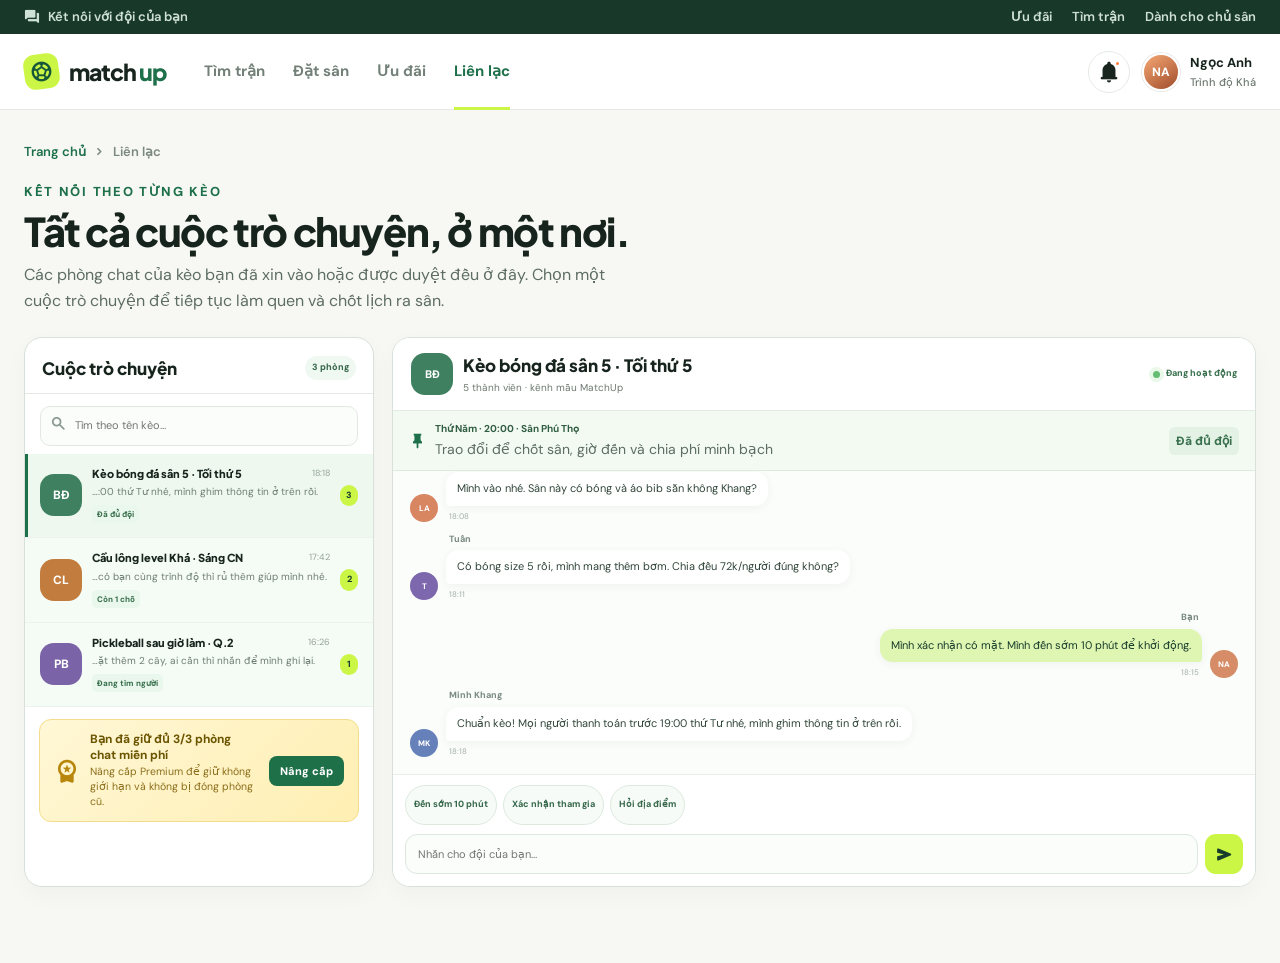
<file: pages/contact/index.html>
<!doctype html>
<html lang="vi" data-profile-path="../profile/">
  <head>
    <meta charset="UTF-8" />
    <meta name="viewport" content="width=device-width, initial-scale=1.0" />
    <meta name="theme-color" content="#f7f8f4" />
    <title>
      Liên lạc — MatchUp
    </title>
    <link rel="preconnect" href="https://fonts.googleapis.com" />
    <link rel="preconnect" href="https://fonts.gstatic.com" crossorigin />
    <link href="https://fonts.googleapis.com/css2?family=DM+Sans:wght@400;500;600;700&family=Plus+Jakarta+Sans:wght@500;600;700;800&family=Material+Symbols+Rounded:opsz,wght,FILL,GRAD@20..48,300..700,0..1,-50..200" rel="stylesheet" />
    <link rel="stylesheet" href="styles.css" />
    <link rel="stylesheet" href="../../css/ui-spacing.css" />
    <link rel="stylesheet" href="../../css/app-ui.css" />
  </head>
  <body>
    <div class="topbar">
      <div class="shell">
        <div class="topbar-left">
          <span class="material-symbols-rounded">
            forum
          </span>
          Kết nối với đội của bạn
        </div>
        <div class="topbar-right">
          <a href="../../index.html#voucher">
            Ưu đãi
          </a>
          <a href="../match/">
            Tìm trận
          </a>
          <a href="../booking/#courts-title">
            Dành cho chủ sân
          </a>
        </div>
      </div>
    </div>
    <header>
      <nav class="shell nav" aria-label="Điều hướng chính">
        <a class="brand" href="../../index.html">
          <span class="brand-mark">
            <span class="material-symbols-rounded">
              sports_soccer
            </span>
          </span>
          <span class="brand-name">
            match
            <em>
              up
            </em>
          </span>
        </a>
        <div class="menu">
          <a href="../match/">
            Tìm trận
          </a>
          <a href="../booking/">
            Đặt sân
          </a>
          <a href="../../index.html#voucher">
            Ưu đãi
          </a>
          <a class="active" href="./">
            Liên lạc
          </a>
        </div>
        <div class="nav-actions">
          <button class="icon-btn" type="button" data-notifications aria-label="Thông báo">
            <span class="material-symbols-rounded">
              notifications
            </span>
            <i>
            </i>
          </button>
          <div class="profile" data-profile-link>
            <div class="avatar" data-profile>
              NA
            </div>
            <div class="profile-copy">
              Ngọc Anh
              <span>
                Trình độ Khá
              </span>
            </div>
          </div>
        </div>
      </nav>
    </header>
    <main>
      <div class="shell crumb">
        <a href="../../index.html">
          Trang chủ
        </a>
        <span class="material-symbols-rounded">
          chevron_right
        </span>
        <span>
          Liên lạc
        </span>
      </div>
      <section class="shell intro">
        <div>
          <div class="eyebrow">
            Kết nối theo từng kèo
          </div>
          <h1>
            Tất cả cuộc trò chuyện, ở một nơi.
          </h1>
          <p>
            Các phòng chat của kèo bạn đã xin vào hoặc được duyệt đều ở đây. Chọn một cuộc trò chuyện để tiếp tục làm quen và chốt lịch ra sân.
          </p>
        </div>
      </section>
      <div class="shell inbox-layout">
        <section class="card inbox-card" aria-labelledby="inbox-title">
          <div class="inbox-head">
            <h2 id="inbox-title">
              Cuộc trò chuyện
            </h2>
            <span class="inbox-count" id="chat-count">
              3 phòng
            </span>
          </div>
          <div class="search-wrap">
            <span class="material-symbols-rounded">
              search
            </span>
            <label class="sr-only" for="chat-search">
              Tìm cuộc trò chuyện
            </label>
            <input class="chat-search" id="chat-search" type="search" placeholder="Tìm theo tên kèo…" />
          </div>
          <div class="chat-list" id="chat-list">
          </div>
          <div class="chat-premium-banner" id="chat-premium-banner" hidden>
            <span class="material-symbols-rounded">workspace_premium</span>
            <div>
              <strong>Bạn đã giữ đủ 3/3 phòng chat miễn phí</strong>
              <small>Nâng cấp Premium để giữ không giới hạn và không bị đóng phòng cũ.</small>
            </div>
            <a href="../profile/?premium=1">Nâng cấp</a>
          </div>
        </section>
        <section class="card conversation-card" id="conversation-card" aria-live="polite">
        </section>
      </div>
    </main>
    <nav class="mobile-nav" aria-label="Điều hướng di động">
      <a href="../../index.html">
        <span class="material-symbols-rounded">
          home
        </span>
        Khám phá
      </a>
      <a href="../match/">
        <span class="material-symbols-rounded">
          sports_soccer
        </span>
        Trận đấu
      </a>
      <a class="add" href="../match/?create=1" aria-label="Tạo trận">
        <span class="material-symbols-rounded">
          add
        </span>
      </a>
      <a href="../booking/">
        <span class="material-symbols-rounded">
          stadium
        </span>
        Đặt sân
      </a>
      <a class="active" href="./">
        <span class="material-symbols-rounded">
          forum
        </span>
        Liên lạc
      </a>
      <a href="../profile/">
        <span class="material-symbols-rounded">
          person
        </span>
        Cá nhân
      </a>
    </nav>
    <div class="toast" role="status" aria-live="polite">
    </div>
    <script type="module" src="../../js/app-state/index.js"></script>
    <script type="module" src="../../js/app-ui.js"></script>
    <script type="module" src="script.js"></script>
  </body>
</html>
</file>
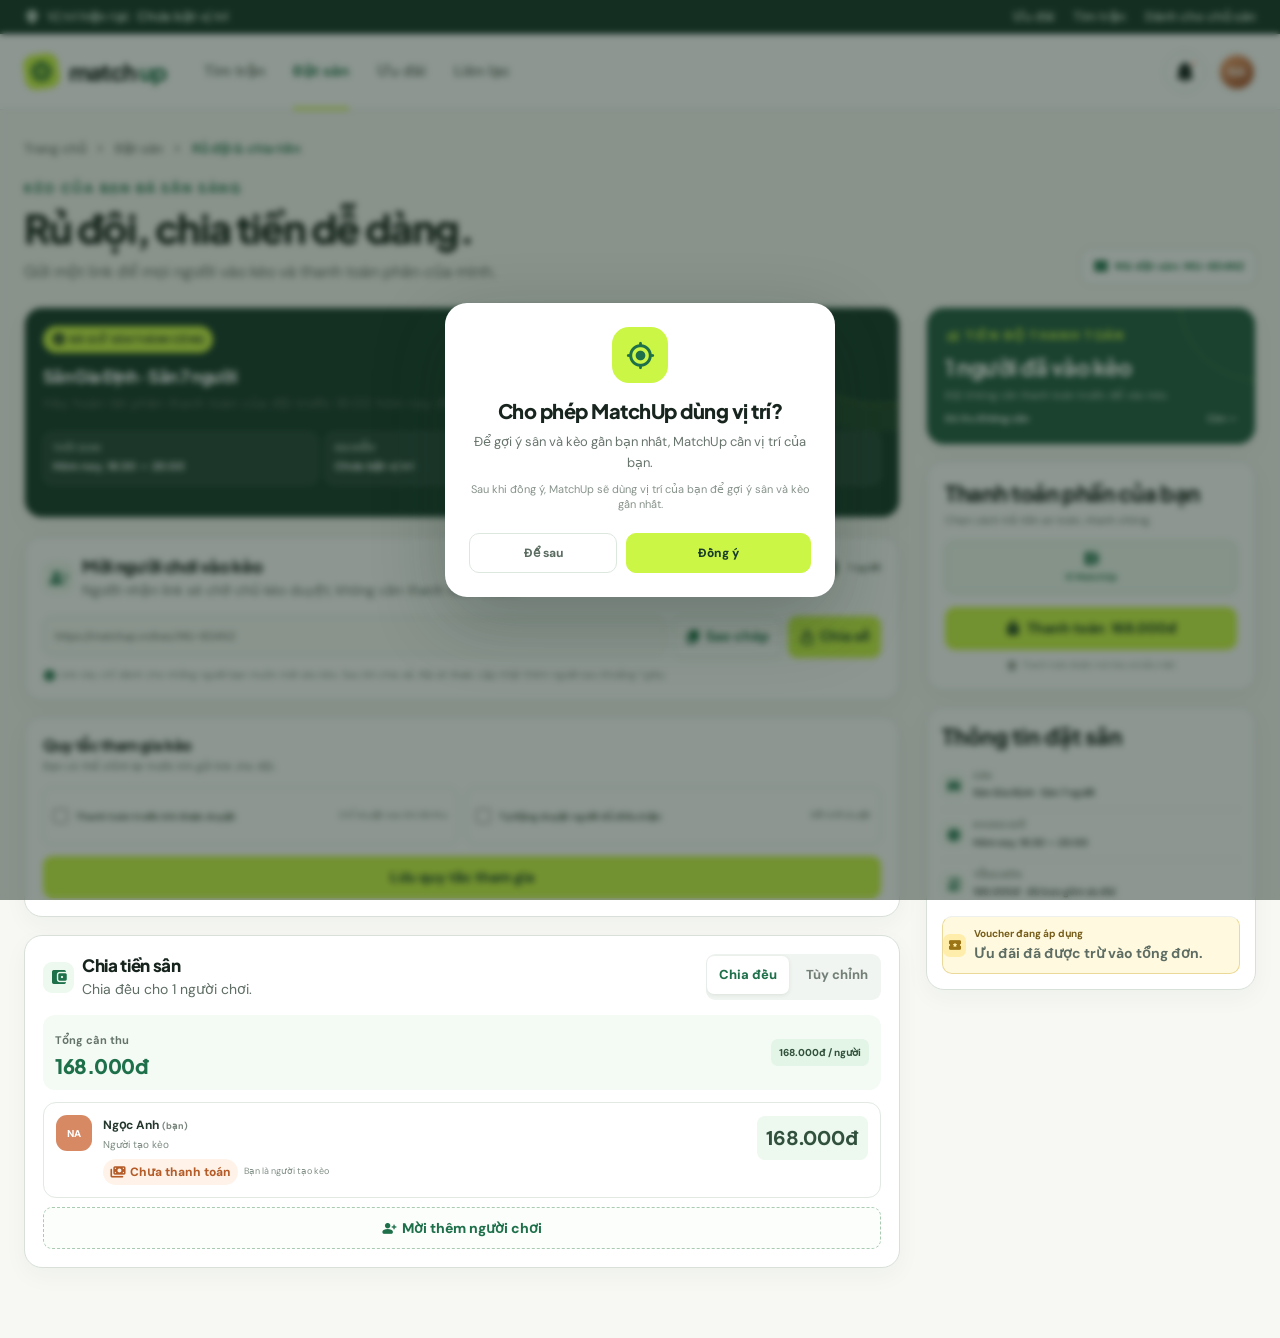
<file: pages/invite/index.html>
<!doctype html>
<html lang="vi" data-profile-path="../profile/">
  <head>
    <meta charset="UTF-8" />
    <meta name="viewport" content="width=device-width, initial-scale=1.0" />
    <meta name="theme-color" content="#f7f8f4" />
    <title>
      Rủ đội & chia tiền — MatchUp
    </title>
    <link rel="preconnect" href="https://fonts.googleapis.com" />
    <link rel="preconnect" href="https://fonts.gstatic.com" crossorigin />
    <link href="https://fonts.googleapis.com/css2?family=DM+Sans:wght@400;500;600;700&family=Plus+Jakarta+Sans:wght@500;600;700;800&family=Material+Symbols+Rounded:opsz,wght,FILL,GRAD@20..48,300..700,0..1,-50..200" rel="stylesheet" />
    <link rel="stylesheet" href="css/base.css" />
    <link rel="stylesheet" href="css/components.css" />
    <link rel="stylesheet" href="css/responsive.css" />
    <link rel="stylesheet" href="css/features.css" />
    <link rel="stylesheet" href="../../css/ui-spacing.css" />
    <link rel="stylesheet" href="../../css/app-ui.css" />
  </head>
  <body>
    <div class="topbar">
      <div class="shell">
        <div class="topbar-left">
          <span class="material-symbols-rounded">
            location_on
          </span>
          Vị trí hiện tại:
          <strong data-user-location>
            Chưa bật vị trí
          </strong>
        </div>
        <div class="topbar-right">
          <a href="../../index.html#voucher">
            Ưu đãi
          </a>
          <a href="../match/">
            Tìm trận
          </a>
          <a href="../booking/#courts-title">
            Dành cho chủ sân
          </a>
        </div>
      </div>
    </div>
    <header>
      <nav class="shell nav" aria-label="Điều hướng chính">
        <a class="brand" href="../../index.html">
          <span class="brand-mark">
            <span class="material-symbols-rounded">
              sports_soccer
            </span>
          </span>
          <span class="brand-name">
            match
            <em>
              up
            </em>
          </span>
        </a>
        <div class="menu">
          <a href="../match/">
            Tìm trận
          </a>
          <a class="active" href="../booking/">
            Đặt sân
          </a>
          <a href="../../index.html#voucher">
            Ưu đãi
          </a>
          <a href="../contact/">
            Liên lạc
          </a>
        </div>
        <div class="nav-actions">
          <button class="icon-btn" type="button" data-notifications aria-label="Thông báo">
            <span class="material-symbols-rounded">
              notifications
            </span>
            <i>
            </i>
          </button>
          <div class="avatar" data-profile>
            NA
          </div>
        </div>
      </nav>
    </header>
    <main>
      <div class="shell crumb">
        <a href="../../index.html">
          Trang chủ
        </a>
        <span class="material-symbols-rounded">
          chevron_right
        </span>
        <a href="../booking/">
          Đặt sân
        </a>
        <span class="material-symbols-rounded">
          chevron_right
        </span>
        <span>
          Rủ đội &amp; chia tiền
        </span>
      </div>
      <section class="shell page-head">
        <div>
          <div class="eyebrow">
            Kèo của bạn đã sẵn sàng
          </div>
          <h1>
            Rủ đội, chia tiền dễ dàng.
          </h1>
          <p>
            Gửi một link để mọi người vào kèo và thanh toán phần của mình.
          </p>
        </div>
        <div class="booking-code">
          <span class="material-symbols-rounded">
            confirmation_number
          </span>
          <span id="booking-code">
            Mã đặt sân: MU-8D4N2
          </span>
        </div>
      </section>
      <div class="shell layout">
        <section>
          <article class="event-card card">
            <div class="success-chip" id="booking-chip">
              <span class="material-symbols-rounded">
                check_circle
              </span>
              ĐÃ GIỮ SÂN THÀNH CÔNG
            </div>
            <h2 id="event-court">
              Sân Gia Định · Sân 7 người
            </h2>
            <p id="event-description">
              Hãy hoàn tất phần thanh toán của đội trước 18:00 hôm nay để xác nhận sân.
            </p>
            <div class="event-info">
              <div>
                <span>
                  THỜI GIAN
                </span>
                <strong id="event-time">
                  Hôm nay, 18:30 — 20:00
                </strong>
              </div>
              <div>
                <span>
                  ĐỊA ĐIỂM
                </span>
                <strong id="event-location" data-user-location>
                  Chưa bật vị trí
                </strong>
              </div>
              <div>
                <span>
                  NGƯỜI TẠO KÈO
                </span>
                <strong id="event-owner">
                  Ngọc Anh
                </strong>
              </div>
            </div>
            <div style="display:flex;gap:8px;margin-top:14px">
              <button id="confirm-booking" style="padding:9px 11px;border:0;border-radius:9px;color:#173c2c;background:#ccf645;font-size:10px;font-weight:800">
                Xác nhận giữ sân
              </button>
            </div>
          </article>
          <article class="journey-card" id="journey-card">
            <div class="journey-head">
              <div>
                <h2>
                  Hành trình trận chơi
                </h2>
                <p id="journey-caption">
                  Bạn đang ở bước giữ sân.
                </p>
              </div>
              <span class="journey-badge" id="journey-badge">
                Đang chuẩn bị
              </span>
            </div>
            <div class="journey-steps">
              <div class="journey-step" data-step="held">
                Giữ sân
              </div>
              <div class="journey-step" data-step="confirmed">
                Xác nhận
              </div>
              <div class="journey-step" data-step="team">
                Đủ người
              </div>
              <div class="journey-step" data-step="paid">
                Chia tiền
              </div>
              <div class="journey-step" data-step="ready">
                Sắp bắt đầu
              </div>
            </div>
            <div class="journey-cta">
              <span id="journey-next">
                Xác nhận sân để bắt đầu hành trình.
              </span>
              <button id="journey-action">
                Xác nhận sân
              </button>
            </div>
          </article>
          <article class="section-card card">
            <div class="section-head">
              <div class="section-title">
                <span class="material-symbols-rounded">
                  group_add
                </span>
                <div>
                  <h2>
                    Mời người chơi vào kèo
                  </h2>
                  <p id="share-description">
                    Ai có link đều có thể xem kèo và thanh toán phần của họ.
                  </p>
                </div>
              </div>
              <div class="people-stack" id="people-stack" aria-label="1 người chơi">
                <span class="mini-avatar orange">
                  NA
                </span>
                <b id="people-count">
                  1 người
                </b>
              </div>
            </div>
            <div class="link-box">
              <input class="share-link" id="share-link" aria-label="Link mời vào kèo" value="https://matchup.vn/keo/MU-8D4N2" readonly />
              <button class="copy" id="copy-link">
                <span class="material-symbols-rounded">
                  content_copy
                </span>
                Sao chép
              </button>
              <button class="share" id="share-link-button">
                <span class="material-symbols-rounded">
                  ios_share
                </span>
                Chia sẻ
              </button>
            </div>
            <p class="share-note">
              <span class="material-symbols-rounded">
                info
              </span>
              Link này chỉ dành cho những người bạn muốn mời vào kèo. Sau khi chia sẻ, đội sẽ được cập nhật thêm người sau khoảng 1 giây.
            </p>
          </article>
          <article class="join-rules-card card">
            <h2>
              Quy tắc tham gia kèo
            </h2>
            <p>
              Bạn có thể chỉnh lại trước khi gửi link cho đội.
            </p>
            <form id="booking-rules-form">
              <div class="rules-form-grid">
                <label class="rule-toggle">
                  <input id="share-require-payment" type="checkbox" />
                  <span>
                    Thanh toán trước khi được duyệt
                  </span>
                  <em>
                    Chỉ duyệt sau khi đã thu
                  </em>
                </label>
                <label class="rule-toggle">
                  <input id="share-auto-approve" type="checkbox" />
                  <span>
                    Tự động duyệt người đủ điều kiện
                  </span>
                  <em>
                    Đỡ chờ duyệt
                  </em>
                </label>
                <div class="rules-criteria" id="share-approval-criteria" hidden>
                  <label class="rule-toggle" style="margin-top:0">
                    <input id="share-level-match" type="checkbox" />
                    <span>
                      Cùng trình độ với chủ kèo
                    </span>
                  </label>
                  <label>
                    <small style="display:block;margin-bottom:4px;color:#6f8075;font-size:9px;font-weight:800">
                      Uy tín tối thiểu
                    </small>
                    <select class="rule-select" id="share-min-rating">
                      <option value="0">
                        Không yêu cầu
                      </option>
                      <option value="4">
                        Từ 4,0★
                      </option>
                      <option value="4.5">
                        Từ 4,5★
                      </option>
                    </select>
                  </label>
                  <label>
                    <small style="display:block;margin-bottom:4px;color:#6f8075;font-size:9px;font-weight:800">
                      Kinh nghiệm tối thiểu
                    </small>
                    <select class="rule-select" id="share-min-completed">
                      <option value="0">
                        Không yêu cầu
                      </option>
                      <option value="3">
                        Đã hoàn thành 3 trận
                      </option>
                      <option value="5">
                        Đã hoàn thành 5 trận
                      </option>
                      <option value="10">
                        Đã hoàn thành 10 trận
                      </option>
                    </select>
                  </label>
                </div>
              </div>
              <button class="rules-save" type="submit">
                Lưu quy tắc tham gia
              </button>
            </form>
          </article>
          <article class="section-card card split-section">
            <div class="section-head">
              <div class="section-title">
                <span class="material-symbols-rounded">
                  account_balance_wallet
                </span>
                <div>
                  <h2>
                    Chia tiền sân
                  </h2>
                  <p id="split-caption">
                    Chia đều cho 1 người chơi.
                  </p>
                </div>
              </div>
              <div class="split-tabs" role="tablist" aria-label="Cách chia tiền">
                <button class="split-tab active" data-mode="equal" role="tab" aria-selected="true">
                  Chia đều
                </button>
                <button class="split-tab" data-mode="custom" role="tab" aria-selected="false">
                  Tùy chỉnh
                </button>
              </div>
            </div>
            <div class="split-total">
              <div>
                <span>
                  Tổng cần thu
                </span>
                <strong id="split-total">
                  168.000đ
                </strong>
              </div>
              <small id="each-total">
                168.000đ / người
              </small>
            </div>
            <div class="player-list" id="player-list">
              <div class="player" data-name="Ngọc Anh" data-color="">
                <span class="player-avatar">
                  NA
                </span>
                <div class="player-copy">
                  <strong>
                    Ngọc Anh
                    <span style="color:#79867e;font-size:9px">
                      (bạn)
                    </span>
                  </strong>
                  <span>
                    Người tạo kèo
                  </span>
                  <b class="payment-state" id="my-payment-state">
                    Chưa thanh toán
                  </b>
                </div>
                <span class="amount">
                  168.000đ
                </span>
              </div>
            </div>
            <button class="add-player" id="add-player">
              <span class="material-symbols-rounded">
                person_add
              </span>
              Mời thêm người chơi
            </button>
            <div class="refund-note" id="refund-note" hidden>
              <span class="material-symbols-rounded">
                savings
              </span>
              <span id="refund-note-text"></span>
            </div>
          </article>
        </section>
        <aside class="side">
          <article class="progress-card card">
            <div class="side-kicker">
              <span class="material-symbols-rounded">
                monitoring
              </span>
              Tiến độ thanh toán
            </div>
            <h2 id="progress-title">
              0 người đã thanh toán
            </h2>
            <p>
              Đội cần thanh toán đủ để sân được xác nhận.
            </p>
            <div class="progress-line">
              <span id="progress-bar">
              </span>
            </div>
            <div class="progress-numbers">
              <span>
                Đã thu
                <b id="paid-total">
                  0đ
                </b>
              </span>
              <span>
                Còn
                <b id="remaining-total">
                  168.000đ
                </b>
              </span>
            </div>
          </article>
          <article class="payment-card card">
            <h2>
              Thanh toán phần của bạn
            </h2>
            <p>
              Chọn cách trả tiền an toàn, nhanh chóng.
            </p>
            <div class="method-row" aria-label="Phương thức hỗ trợ">
              <div class="method active">
                <span class="material-symbols-rounded">
                  account_balance_wallet
                </span>
                Ví MatchUp
              </div>
            </div>
            <button class="pay-button" id="open-payment">
              <span class="material-symbols-rounded">
                lock
              </span>
              Thanh toán
              <span id="pay-button-amount">
                42.000đ
              </span>
            </button>
            <div class="payment-safe">
              <span class="material-symbols-rounded">
                verified_user
              </span>
              Thanh toán được mã hóa và bảo mật
            </div>
          </article>
          <article class="booking-detail card">
            <h2>
              Thông tin đặt sân
            </h2>
            <div>
              <span class="material-symbols-rounded">
                stadium
              </span>
              <span>
                SÂN
                <strong id="detail-court">
                  Sân Gia Định · Sân 7 người
                </strong>
              </span>
            </div>
            <div>
              <span class="material-symbols-rounded">
                schedule
              </span>
              <span>
                KHUNG GIỜ
                <strong id="detail-time">
                  Hôm nay, 18:30 — 20:00
                </strong>
              </span>
            </div>
            <div>
              <span class="material-symbols-rounded">
                receipt_long
              </span>
              <span>
                TỔNG ĐƠN
                <strong id="detail-total">
                  168.000đ · đã bao gồm ưu đãi
                </strong>
              </span>
            </div>
            <div class="booking-voucher" id="detail-voucher" hidden>
              <span class="material-symbols-rounded">
                local_activity
              </span>
              <span>
                <strong id="detail-voucher-title">
                  Voucher đang áp dụng
                </strong>
                <small id="detail-voucher-copy">
                  Ưu đãi đã được trừ vào tổng đơn.
                </small>
              </span>
            </div>
          </article>
        </aside>
      </div>
    </main>
    <div class="modal-layer" id="payment-modal" role="dialog" aria-modal="true" aria-labelledby="payment-title">
      <div class="modal">
        <div class="modal-top">
          <div>
            <h2 id="payment-title">
              Chọn phương thức thanh toán
            </h2>
            <p>
              Bạn sẽ thanh toán phần của mình là
              <strong id="modal-amount">
                42.000đ
              </strong>
              .
            </p>
          </div>
          <button class="close" id="close-payment" aria-label="Đóng">
            <span class="material-symbols-rounded">
              close
            </span>
          </button>
        </div>
        <div class="modal-methods">
          <button class="modal-method active" data-method="Ví MatchUp">
            <span class="material-symbols-rounded">
              account_balance_wallet
            </span>
            <div>
              <strong>
                Ví MatchUp
              </strong>
              <span id="booking-wallet-balance">
                Số dư 0đ
              </span>
            </div>
            <span class="material-symbols-rounded check">
              check_circle
            </span>
          </button>
        </div>
        <button class="modal-pay" id="confirm-payment">
          Thanh toán
          <span id="modal-pay-amount">
            42.000đ
          </span>
          từ Ví MatchUp
        </button>
      </div>
    </div>
    <div class="modal-layer" id="feedback-modal" role="dialog" aria-modal="true" aria-labelledby="feedback-title">
      <div class="modal feedback-card reputation-modal">
        <div class="team-celebrate">
          <span class="material-symbols-rounded">
            celebration
          </span>
        </div>
        <h2 id="feedback-title">
          Lịch này thế nào?
        </h2>
        <p>
          Đánh giá sân và những người có trong lịch chơi này.
        </p>
        <section class="reputation-section">
          <h3>
            Đánh giá sân
          </h3>
          <p>
            Chất lượng trải nghiệm tại sân hôm nay.
          </p>
          <span class="reputation-label">
            Điểm tổng quan
          </span>
          <div class="reputation-rating" id="court-rating-row">
          </div>
          <span class="reputation-label">
            Tiêu chí về sân
          </span>
          <div class="reputation-tags" id="court-feedback-tags">
          </div>
        </section>
        <section class="reputation-section">
          <h3>
            Đánh giá người chơi
          </h3>
          <p>
            Bỏ qua người chơi nếu bạn chưa có đủ thông tin.
          </p>
          <div class="reputation-player-list" id="player-feedback-list">
          </div>
        </section>
        <div class="reputation-note">
          Tên người gửi và thời điểm sẽ hiển thị trong uy tín cộng đồng. Nhãn rủi ro chỉ tạo cảnh báo khi có ít nhất 2 phản hồi.
        </div>
        <div class="feedback-actions">
          <button class="secondary" id="skip-feedback">
            Để sau
          </button>
          <button class="primary" id="submit-feedback">
            Gửi đánh giá
          </button>
        </div>
        <div class="feedback-note">
          Bạn chỉ có thể gửi một lần cho lịch này.
        </div>
      </div>
    </div>
    <div class="toast" role="status" aria-live="polite">
    </div>
    <script src="../../js/location.js">
    </script>
    <script type="module" src="../../js/app-state/index.js"></script>
    <script type="module" src="../../js/app-ui.js"></script>
    <script type="module" src="js/index.js"></script>
  </body>
</html>
</file>
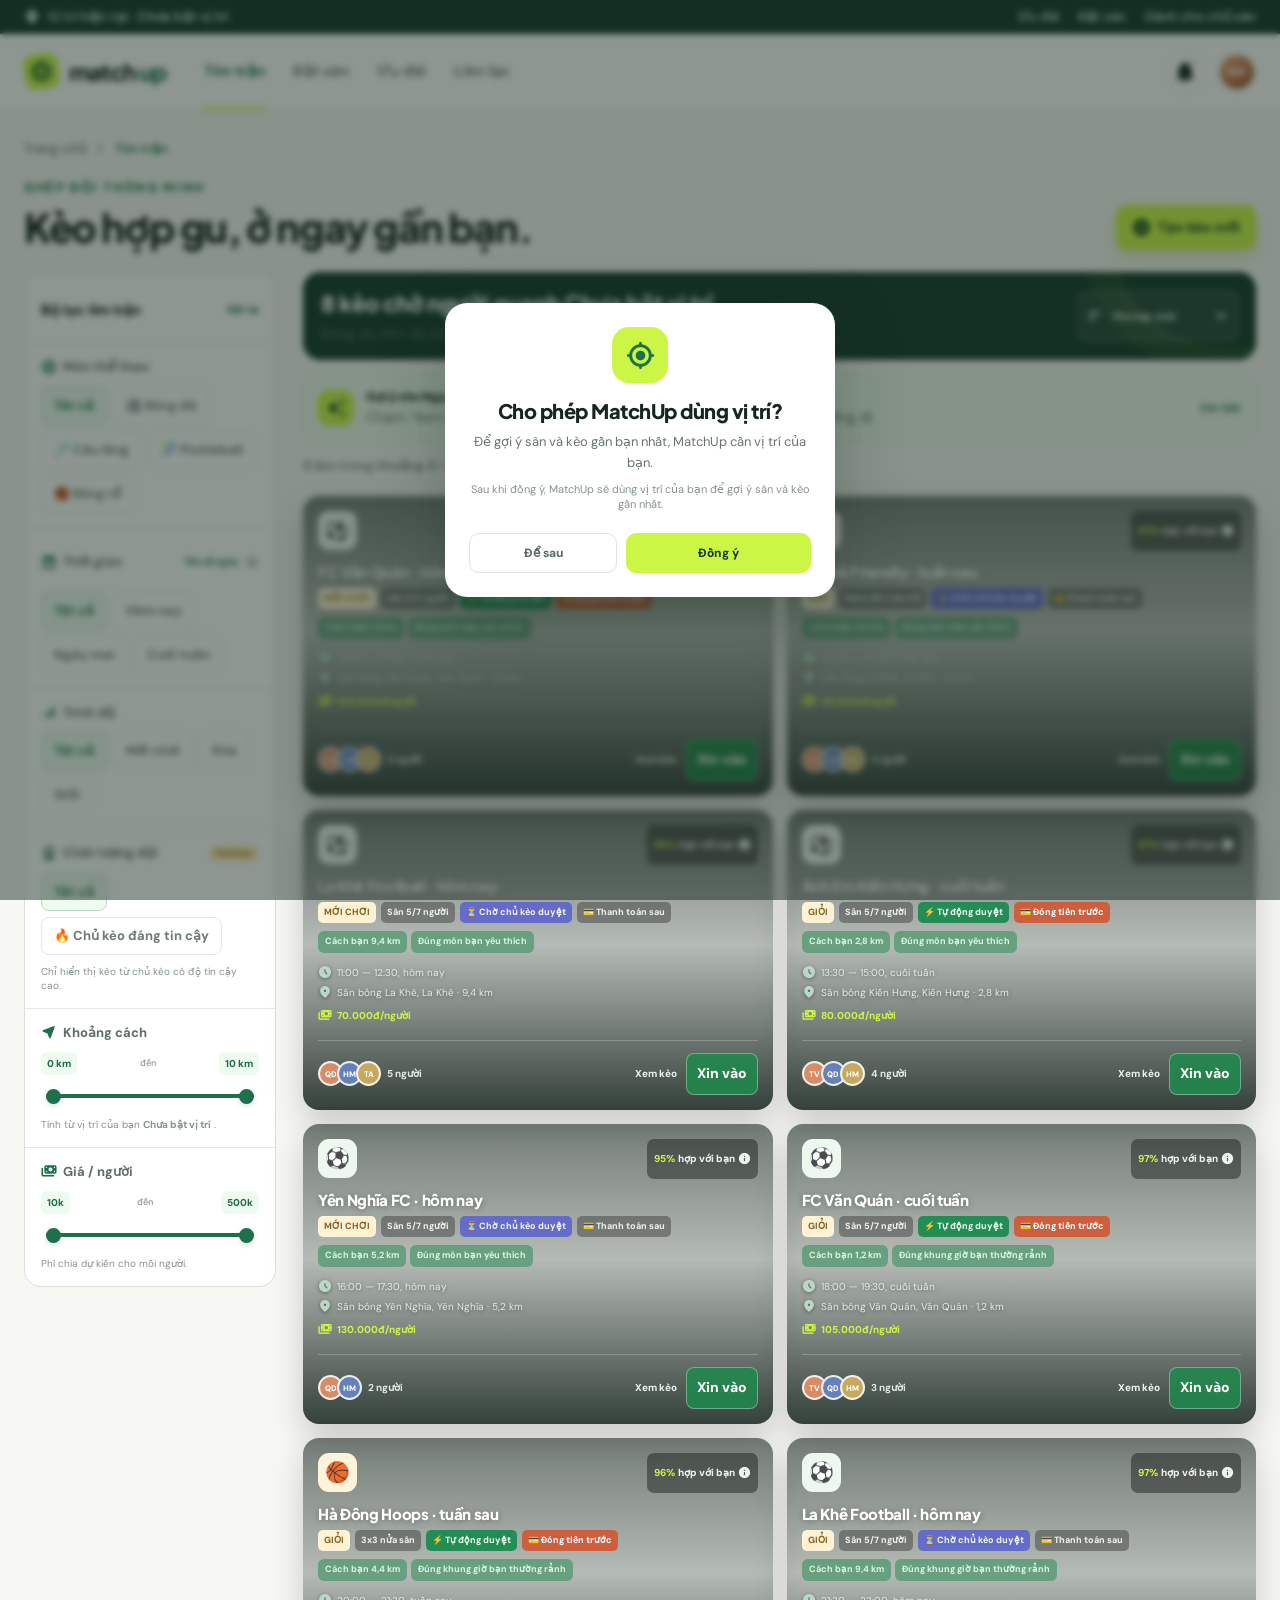
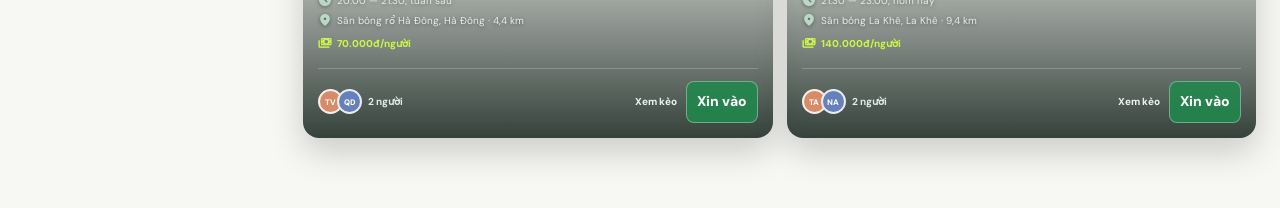
<file: pages/match/index.html>
<!doctype html>
<html lang="vi" data-profile-path="../profile/">
  <head>
    <meta charset="UTF-8" />
    <meta name="viewport" content="width=device-width, initial-scale=1.0" />
    <meta name="theme-color" content="#f7f8f4" />
    <title>
      Tìm trận gần bạn — MatchUp
    </title>
    <link rel="preconnect" href="https://fonts.googleapis.com" />
    <link rel="preconnect" href="https://fonts.gstatic.com" crossorigin />
    <link
      href="https://fonts.googleapis.com/css2?family=DM+Sans:wght@400;500;600;700"
      rel="stylesheet"
    />
    <link
      href="https://fonts.googleapis.com/css2?family=Plus+Jakarta+Sans:wght@500;600;700;800"
      rel="stylesheet"
    />
    <link
      href="https://fonts.googleapis.com/css2?family=Material+Symbols+Rounded"
      rel="stylesheet"
    />
    <link rel="stylesheet" href="css/base.css" />
    <link rel="stylesheet" href="../../css/ui-spacing.css" />
    <link rel="stylesheet" href="../../css/app-ui.css" />
    <link rel="stylesheet" href="css/overrides.css" />
    <link rel="stylesheet" href="css/premium.css" />
    <link rel="stylesheet" href="css/reputation.css" />
    <link rel="stylesheet" href="../../css/time-filter.css" />
    <link rel="stylesheet" href="css/filters.css" />
  </head>
  <body>
    <div class="topbar">
      <div class="shell">
        <div class="topbar-left">
          <span class="material-symbols-rounded">
            location_on
          </span>
          Vị trí hiện tại:
          <strong data-user-location>
            Chưa bật vị trí
          </strong>
        </div>
        <div class="topbar-right">
          <a href="../../index.html#voucher">
            Ưu đãi
          </a>
          <a href="../booking/">
            Đặt sân
          </a>
          <a href="../booking/#courts-title">
            Dành cho chủ sân
          </a>
        </div>
      </div>
    </div>
    <header>
      <nav class="shell nav" aria-label="Điều hướng chính">
        <a class="brand" href="../../index.html">
          <span class="brand-mark">
            <span class="material-symbols-rounded">
              sports_soccer
            </span>
          </span>
          <span class="brand-name">
            match
            <em>
              up
            </em>
          </span>
        </a>
        <div class="menu">
          <a class="active" href="./">
            Tìm trận
          </a>
          <a href="../booking/">
            Đặt sân
          </a>
          <a href="../../index.html#voucher">
            Ưu đãi
          </a>
          <a href="../contact/">
            Liên lạc
          </a>
        </div>
        <div class="nav-actions">
          <button class="icon-btn" type="button" data-notifications aria-label="Thông báo">
            <span class="material-symbols-rounded">
              notifications
            </span>
            <i>
            </i>
          </button>
          <div class="avatar" data-profile>
            NA
          </div>
        </div>
      </nav>
    </header>
    <main>
      <div class="shell crumb">
        <a href="../../index.html">
          Trang chủ
        </a>
        <span class="material-symbols-rounded">
          chevron_right
        </span>
        <span>
          Tìm trận
        </span>
      </div>
      <section class="shell title-row">
        <div>
          <div class="eyebrow">
            Ghép đội thông minh
          </div>
          <h1>
            Kèo hợp gu, ở ngay gần bạn.
          </h1>
          
        </div>
        <button class="create" id="open-modal">
          <span class="material-symbols-rounded">
            add_circle
          </span>
          Tạo kèo mới
        </button>
      </section>
      <div class="shell layout">
        <aside class="filter-panel" aria-label="Bộ lọc trận đấu">
          <div class="filter-head">
            <h2>
              Bộ lọc tìm trận
            </h2>
            <button class="reset" id="reset">
              Đặt lại
            </button>
          </div>
          <div class="filter-group">
            <div class="filter-label">
              <span class="material-symbols-rounded">
                sports_soccer
              </span>
              Môn thể thao
            </div>
            <div class="chips">
              <button class="chip active" data-filter="sport" data-value="all">
                Tất cả
              </button>
              <button class="chip" data-filter="sport" data-value="football">
                ⚽ Bóng đá
              </button>
              <button class="chip" data-filter="sport" data-value="badminton">
                🏸 Cầu lông
              </button>
              <button class="chip" data-filter="sport" data-value="pickleball">
                🎾 Pickleball
              </button>
              <button class="chip" data-filter="sport" data-value="basketball">
                🏀 Bóng rổ
              </button>
            </div>
          </div>
          <div class="filter-group">
            <button
              class="filter-label time-filter-trigger"
              type="button"
              data-time-filter-trigger
              aria-haspopup="dialog"
              aria-controls="time-filter-modal"
            >
              <span class="material-symbols-rounded">
                calendar_month
              </span>
              <span>
                Thời gian
              </span>
              <strong data-time-filter-label>
                Tất cả ngày
              </strong>
              <span class="material-symbols-rounded time-filter-trigger-arrow">
                tune
              </span>
            </button>
            <div class="chips">
              <button class="chip active" data-filter="time" data-value="all">
                Tất cả
              </button>
              <button class="chip" data-filter="time" data-value="today">
                Hôm nay
              </button>
              <button class="chip" data-filter="time" data-value="tomorrow">
                Ngày mai
              </button>
              <button class="chip" data-filter="time" data-value="weekend">
                Cuối tuần
              </button>
            </div>
          </div>
          <div class="filter-group">
            <div class="filter-label">
              <span class="material-symbols-rounded">
                signal_cellular_alt
              </span>
              Trình độ
            </div>
            <div class="chips">
              <button class="chip active" data-filter="level" data-value="all">
                Tất cả
              </button>
              <button class="chip" data-filter="level" data-value="Mới chơi">
                Mới chơi
              </button>
              <button class="chip" data-filter="level" data-value="Khá">
                Khá
              </button>
              <button class="chip" data-filter="level" data-value="Giỏi">
                Giỏi
              </button>
            </div>
          </div>
          <div class="filter-group premium-filter-group" id="quality-filter-group">
            <div class="filter-label">
              <span class="material-symbols-rounded">
                workspace_premium
              </span>
              Chất lượng đội
              <em class="premium-tag">
                Premium
              </em>
            </div>
            <div class="chips">
              <button class="chip active" data-premium-filter="quality" data-value="all">
                Tất cả
              </button>
              <button class="chip" data-premium-filter="quality" data-value="trusted">
                🔥 Chủ kèo đáng tin cậy
              </button>
            </div>
            <p class="hint" id="quality-filter-hint">
              Chỉ hiển thị kèo từ chủ kèo có độ tin cậy cao.
            </p>
          </div>
          <div class="filter-group">
            <div class="filter-label">
              <span class="material-symbols-rounded">
                near_me
              </span>
              Khoảng cách
            </div>
            <div class="distance-range">
              <div class="distance-values">
                <output id="distance-min-label" for="distance-min">
                  0 km
                </output>
                <span>
                  đến
                </span>
                <output id="distance-max-label" for="distance-max">
                  10 km
                </output>
              </div>
              <div class="range-slider" id="distance-slider">
                <input
                  class="distance-min"
                  id="distance-min"
                  type="range"
                  min="0"
                  max="10"
                  step="0.1"
                  value="0"
                  aria-label="Khoảng cách tối thiểu"
                />
                <input
                  class="distance-max"
                  id="distance-max"
                  type="range"
                  min="0"
                  max="10"
                  step="0.1"
                  value="10"
                  aria-label="Khoảng cách tối đa"
                />
              </div>
            </div>
            <p class="hint">
              Tính từ vị trí của bạn
              <strong data-user-location>
                Chưa bật vị trí
              </strong>
              .
            </p>
          </div>
        </aside>
        <section aria-labelledby="list-title">
          <div class="match-head">
            <div>
              <h2 id="list-title">
                <span id="match-count">
                  0
                </span>
                kèo chờ người quanh
                <span data-user-location>
                  Chưa bật vị trí
                </span>
              </h2>
              <p id="sort-description">
                Đang ưu tiên mức độ phù hợp và khoảng cách đến vị trí
                hiện tại
              </p>
            </div>
            <div class="sort-control">
              <span class="material-symbols-rounded">
                sort
              </span>
              <label class="sr-only" for="sort-matches">
                Sắp xếp kèo
              </label>
              <select id="sort-matches">
                <option value="recommended">
                  Phù hợp nhất
                </option>
                <option value="distance">
                  Khoảng cách gần
                </option>
                <option value="time">
                  Thời gian sớm
                </option>
                <option value="price">
                  Phí tham gia thấp
                </option>
              </select>
            </div>
          </div>
          <div class="smart-pick">
            <div class="smart-icon">
              <span class="material-symbols-rounded">
                auto_awesome
              </span>
            </div>
            <div class="smart-copy">
              <h3>
                Gợi ý cho Ngọc Anh
                <b>
                  · nhiều lựa chọn
                </b>
              </h3>
              <p>
                Chạm “Xem kèo” để biết người đã vào, cách chia tiền,
                địa chỉ sân và đường đi.
              </p>
            </div>
            <button
              class="smart-link"
              data-toast="Khoảng cách được tính từ vị trí hiện tại của bạn"
            >
              Chi tiết
            </button>
          </div>
          <p class="result-note" id="result-note">
          </p>
          <div class="match-grid" id="match-grid">
          </div>
          <div class="empty">
            <span class="material-symbols-rounded">
              search_off
            </span>
            <strong>
              Chưa có kèo đúng gu của bạn.
            </strong>
            <br />
            <span>
              MatchUp có thể báo ngay khi có người mở kèo phù hợp.
            </span>
            <div class="empty-actions">
              <button class="primary" data-empty-action="waitlist">
                Báo tôi khi có kèo
              </button>
              <button data-empty-action="expand">
                Mở rộng bán kính
              </button>
            </div>
          </div>
        </section>
      </div>
    </main>
    <div
      class="modal-layer"
      id="modal"
      role="dialog"
      aria-modal="true"
      aria-labelledby="modal-title"
    >
      <div class="modal">
        <div class="modal-top">
          <div>
            <h2 id="modal-title">
              Tạo kèo mới
            </h2>
            <p>
              Điền thông tin, MatchUp sẽ lưu kèo vào danh sách của bạn.
            </p>
          </div>
          <button class="close" id="close-modal" aria-label="Đóng">
            <span class="material-symbols-rounded">
              close
            </span>
          </button>
        </div>
        <form id="create-match-form">
          <div class="modal-fields">
            <label class="field wide">
              <small>
                Tên kèo
              </small>
              <input name="name" maxlength="60" required value="Kèo giao lưu sau giờ làm" />
            </label>
            <label class="field">
              <small>
                Môn thể thao
              </small>
              <select name="sport">
                <option value="football">
                  ⚽ Bóng đá
                </option>
                <option value="badminton">
                  🏸 Cầu lông
                </option>
                <option value="pickleball">
                  🎾 Pickleball
                </option>
                <option value="basketball">
                  🏀 Bóng rổ
                </option>
              </select>
            </label>
            <label class="field">
              <small>
                Trình độ
              </small>
              <select name="level">
                <option>
                  Mới chơi
                </option>
                <option selected>
                  Khá
                </option>
                <option>
                  Giỏi
                </option>
              </select>
            </label>
            <label class="field">
              <small>
                Thời gian
              </small>
              <select name="timeKey">
                <option value="today">
                  Tối nay, 20:00
                </option>
                <option value="tomorrow">
                  Ngày mai, 18:30
                </option>
                <option value="weekend">
                  Cuối tuần, 08:00
                </option>
              </select>
            </label>
            <label class="field wide">
              <small>
                Sân / khu vực
              </small>
              <input name="venue" maxlength="60" required value="Sân bóng Văn Quán" />
            </label>
            <label class="field">
              <small>
                Tổng tiền sân
              </small>
              <input name="fee" type="number" min="50000" step="10000" value="360000" required />
            </label>
            <label class="field">
              <small>
                Khoảng cách (km)
              </small>
              <input
                name="distance"
                type="number"
                min="0.1"
                max="30"
                step="0.1"
                value="2.1"
                required
              />
            </label>
          </div>
          <section class="join-rules">
            <div class="join-rules-head">
              <span class="material-symbols-rounded">
                admin_panel_settings
              </span>
              <div>
                <strong>
                  Quy tắc tham gia
                </strong>
                <small>
                  Chọn cách duyệt người vào kèo và thu tiền.
                </small>
              </div>
            </div>
            <label class="rule-toggle">
              <input name="requirePaymentBeforeJoin" type="checkbox" />
              <span>
                Bắt thanh toán trước khi vào kèo
              </span>
              <em>
                Minh bạch chi phí
              </em>
            </label>
            <label class="rule-toggle">
              <input name="autoApprove" id="create-auto-approve" type="checkbox" checked />
              <span>
                Tự động duyệt người đủ điều kiện
              </span>
              <em>
                Tiết kiệm thời gian
              </em>
            </label>
            <div class="rules-criteria" id="create-approval-criteria" hidden>
              <label class="rule-toggle" style="margin-top:0">
                <input name="levelMatch" type="checkbox" />
                <span>
                  Cùng trình độ với chủ kèo
                </span>
              </label>
              <label>
                <small
                  style="
                    display: block;
                    margin-bottom: 4px;
                    color: #6f8075;
                    font-size: 9px;
                    font-weight: 800;
                  "
                >
                  Uy tín tối thiểu
                </small>
                <select class="rule-select" name="minRating">
                  <option value="0">
                    Không yêu cầu
                  </option>
                  <option value="4">
                    Từ 4,0★
                  </option>
                  <option value="4.5">
                    Từ 4,5★
                  </option>
                </select>
              </label>
              <label>
                <small
                  style="
                    display: block;
                    margin-bottom: 4px;
                    color: #6f8075;
                    font-size: 9px;
                    font-weight: 800;
                  "
                >
                  Kinh nghiệm tối thiểu
                </small>
                <select class="rule-select" name="minCompletedMatches">
                  <option value="0">
                    Không yêu cầu
                  </option>
                  <option value="3">
                    Đã hoàn thành 3 trận
                  </option>
                  <option value="5">
                    Đã hoàn thành 5 trận
                  </option>
                  <option value="10">
                    Đã hoàn thành 10 trận
                  </option>
                </select>
              </label>
            </div>
          </section>
          <button class="modal-submit" type="submit">
            Đăng kèo và tìm đồng đội
          </button>
        </form>
      </div>
    </div>
    <div
      class="create-flow"
      id="create-flow"
      hidden
      role="dialog"
      aria-modal="true"
      aria-labelledby="create-flow-title"
      tabindex="-1"
    >
      <div class="create-flow-dialog">
        <div class="create-flow-head">
          <div>
            <div class="create-flow-kicker">
              <span class="material-symbols-rounded">
                event_available
              </span>
              Tạo kèo từ lịch sân
            </div>
            <h2 id="create-flow-title">
              Chọn sân bạn đã đặt
            </h2>
            <p class="create-flow-lead">
              Kèo mới sẽ gắn với một lịch sân đã đặt để cả đội biết
              chính xác địa điểm và thời gian chơi.
            </p>
          </div>
          <button class="create-flow-back" id="close-create-flow" type="button">
            <span class="material-symbols-rounded">
              arrow_back
            </span>
            Quay lại tìm kèo
          </button>
        </div>
        <div class="create-court-picker" id="create-court-picker">
        </div>
        <div class="modal create-form-card" id="create-form-card" hidden>
          <div class="create-selected-booking" id="create-selected-booking">
            <span class="material-symbols-rounded">
              task_alt
            </span>
            <span>
            </span>
          </div>
        </div>
      </div>
    </div>
    <div
      class="modal-layer"
      id="details-modal"
      role="dialog"
      aria-modal="true"
      aria-labelledby="details-title"
    >
      <div class="modal detail-modal">
        <div id="detail-content">
        </div>
      </div>
    </div>
    <script type="module" src="../../js/time-filter/index.js"></script>
    <div
      class="modal-layer"
      id="team-moment-modal"
      role="dialog"
      aria-modal="true"
      aria-labelledby="team-moment-title"
    >
      <div class="modal team-modal">
        <div class="team-celebrate">
          <span class="material-symbols-rounded">
            groups
          </span>
        </div>
        <h2 id="team-moment-title">
          Bạn đã có một chỗ trong đội!
        </h2>
        <p id="team-moment-copy">
          Yêu cầu của bạn đã được gửi. Chủ kèo sẽ phản hồi
          sớm — bạn có thể chuẩn bị lời chào trước.
        </p>
        <div class="team-roster" id="team-roster">
        </div>
        <div class="team-progress">
          <span id="team-progress-bar">
          </span>
        </div>
        <div class="team-progress-copy">
          <span id="team-progress-label">
            6 người
          </span>
        </div>
        <div class="chat-cta">
          <span class="material-symbols-rounded">
            forum
          </span>
          <div class="chat-cta-copy">
            <strong>
              Kênh chat của kèo đã sẵn sàng
            </strong>
            <span>
              Chuyển sang Liên lạc để trao đổi trực tiếp với đội.
            </span>
          </div>
          <button type="button" id="team-open-chat">
            Mở kênh chat
          </button>
        </div>
        <div class="team-modal-actions">
          <button class="secondary" id="team-view-details">
            Xem lịch chuẩn bị
          </button>
          <button class="secondary" id="team-payment">
            Thanh toán
          </button>
          <button class="secondary" id="team-invite">
            Rủ đội &amp; chia tiền
          </button>
          <button class="secondary" id="team-finish" disabled>
            Đã chơi xong · đánh giá
          </button>
          <button class="primary" id="team-share">
            Mời thêm bạn
          </button>
        </div>
        <button
          class="close"
          id="close-team-moment"
          aria-label="Đóng"
          style="position: absolute; top: 18px; right: 18px"
        >
          <span class="material-symbols-rounded">
            close
          </span>
        </button>
      </div>
    </div>
    <div
      class="modal-layer"
      id="match-payment-modal"
      role="dialog"
      aria-modal="true"
      aria-labelledby="match-payment-title"
    >
      <div class="modal match-payment-modal">
        <div class="modal-top">
          <div>
            <h2 id="match-payment-title">
              Thanh toán để vào kèo
            </h2>
            <p>
              Chọn phương thức thanh toán phần của bạn để giữ chỗ.
            </p>
          </div>
          <button class="close" id="close-match-payment" aria-label="Đóng">
            <span class="material-symbols-rounded">
              close
            </span>
          </button>
        </div>
        <div class="payment-summary">
          <div>
            <span>
              Kèo
            </span>
            <strong id="match-payment-name">
              —
            </strong>
          </div>
          <div>
            <span>
              Số tiền
            </span>
            <strong id="match-payment-subtotal">
              0đ
            </strong>
          </div>
          <div>
            <span>
              Thanh toán sau điểm
            </span>
            <strong id="match-payment-total">
              0đ
            </strong>
          </div>
        </div>
        <div class="match-payment-methods">
          <button class="match-payment-method active" type="button">
            <span class="material-symbols-rounded">
              account_balance_wallet
            </span>
            <div>
              <strong>
                Ví MatchUp
              </strong>
              <span id="match-payment-wallet">
                Số dư 0đ
              </span>
            </div>
            <span class="material-symbols-rounded check">
              check_circle
            </span>
          </button>
        </div>
        <div class="match-payment-points">
          <div class="match-payment-points-head">
            <span>
              Đổi điểm thành viên
            </span>
            <span id="match-payment-point-balance">
              Bạn có 0 điểm
            </span>
          </div>
          <div class="match-payment-points-row">
            <input
              id="match-payment-points-input"
              type="number"
              min="0"
              step="1"
              placeholder="Nhập số điểm"
              aria-label="Số điểm muốn dùng"
            />
            <button type="button" id="match-payment-use-max">
              Dùng tối đa
            </button>
          </div>
        </div>
        <button class="modal-submit" id="confirm-match-payment" type="button">
          Thanh toán 0đ từ Ví MatchUp
        </button>
      </div>
    </div>
    <div
      class="modal-layer"
      id="match-feedback-modal"
      role="dialog"
      aria-modal="true"
      aria-labelledby="match-feedback-title"
    >
      <div class="modal match-feedback-modal">
        <div class="team-celebrate">
          <span class="material-symbols-rounded">
            celebration
          </span>
        </div>
        <h2 id="match-feedback-title">
          Trận đấu thế nào?
        </h2>
        <p>
          Đánh giá sân và những người bạn vừa chơi cùng.
        </p>
        <div class="feedback-stars" id="match-feedback-stars">
        </div>
        <div class="feedback-tags" id="match-feedback-tags">
        </div>
        <button class="modal-submit" id="submit-match-feedback" type="button">
          Gửi đánh giá
        </button>
      </div>
    </div>
    <nav class="mobile-nav" aria-label="Điều hướng di động">
      <a href="../../index.html">
        <span class="material-symbols-rounded">
          home
        </span>
        Khám phá
      </a>
      <a class="active" href="./">
        <span class="material-symbols-rounded">
          sports_soccer
        </span>
        Trận đấu
      </a>
      <a class="add" href="#create" id="mobile-create" aria-label="Tạo trận">
        <span class="material-symbols-rounded">
          add
        </span>
      </a>
      <a href="../booking/">
        <span class="material-symbols-rounded">
          stadium
        </span>
        Đặt sân
      </a>
      <a href="../contact/">
        <span class="material-symbols-rounded">
          forum
        </span>
        Liên lạc
      </a>
      <a href="../profile/">
        <span class="material-symbols-rounded">
          person
        </span>
        Cá nhân
      </a>
    </nav>
    <div
      class="host-approved-banner"
      id="host-approved-banner"
      role="status"
      aria-live="polite"
    >
      <span class="host-approved-icon">
        <span class="material-symbols-rounded">
          celebration
        </span>
      </span>
      <div class="host-approved-copy">
        <strong>
          Chủ kèo đã chấp nhận bạn!
        </strong>
        <span id="host-approved-message">
        </span>
      </div>
      <button class="host-approved-action" id="host-approved-action" type="button">
        Xem kèo ngay
      </button>
      <button
        class="host-approved-close"
        id="close-host-approved"
        type="button"
        aria-label="Đóng thông báo"
      >
        <span class="material-symbols-rounded">
          close
        </span>
      </button>
    </div>
    <div class="toast" role="status" aria-live="polite">
    </div>
    <script src="../../js/location.js">
    </script>
    <script type="module" src="../../js/app-state/index.js"></script>
    <script type="module" src="../../js/app-ui.js"></script>
    <script type="module" src="js/index.js"></script>
  </body>
</html>
</file>
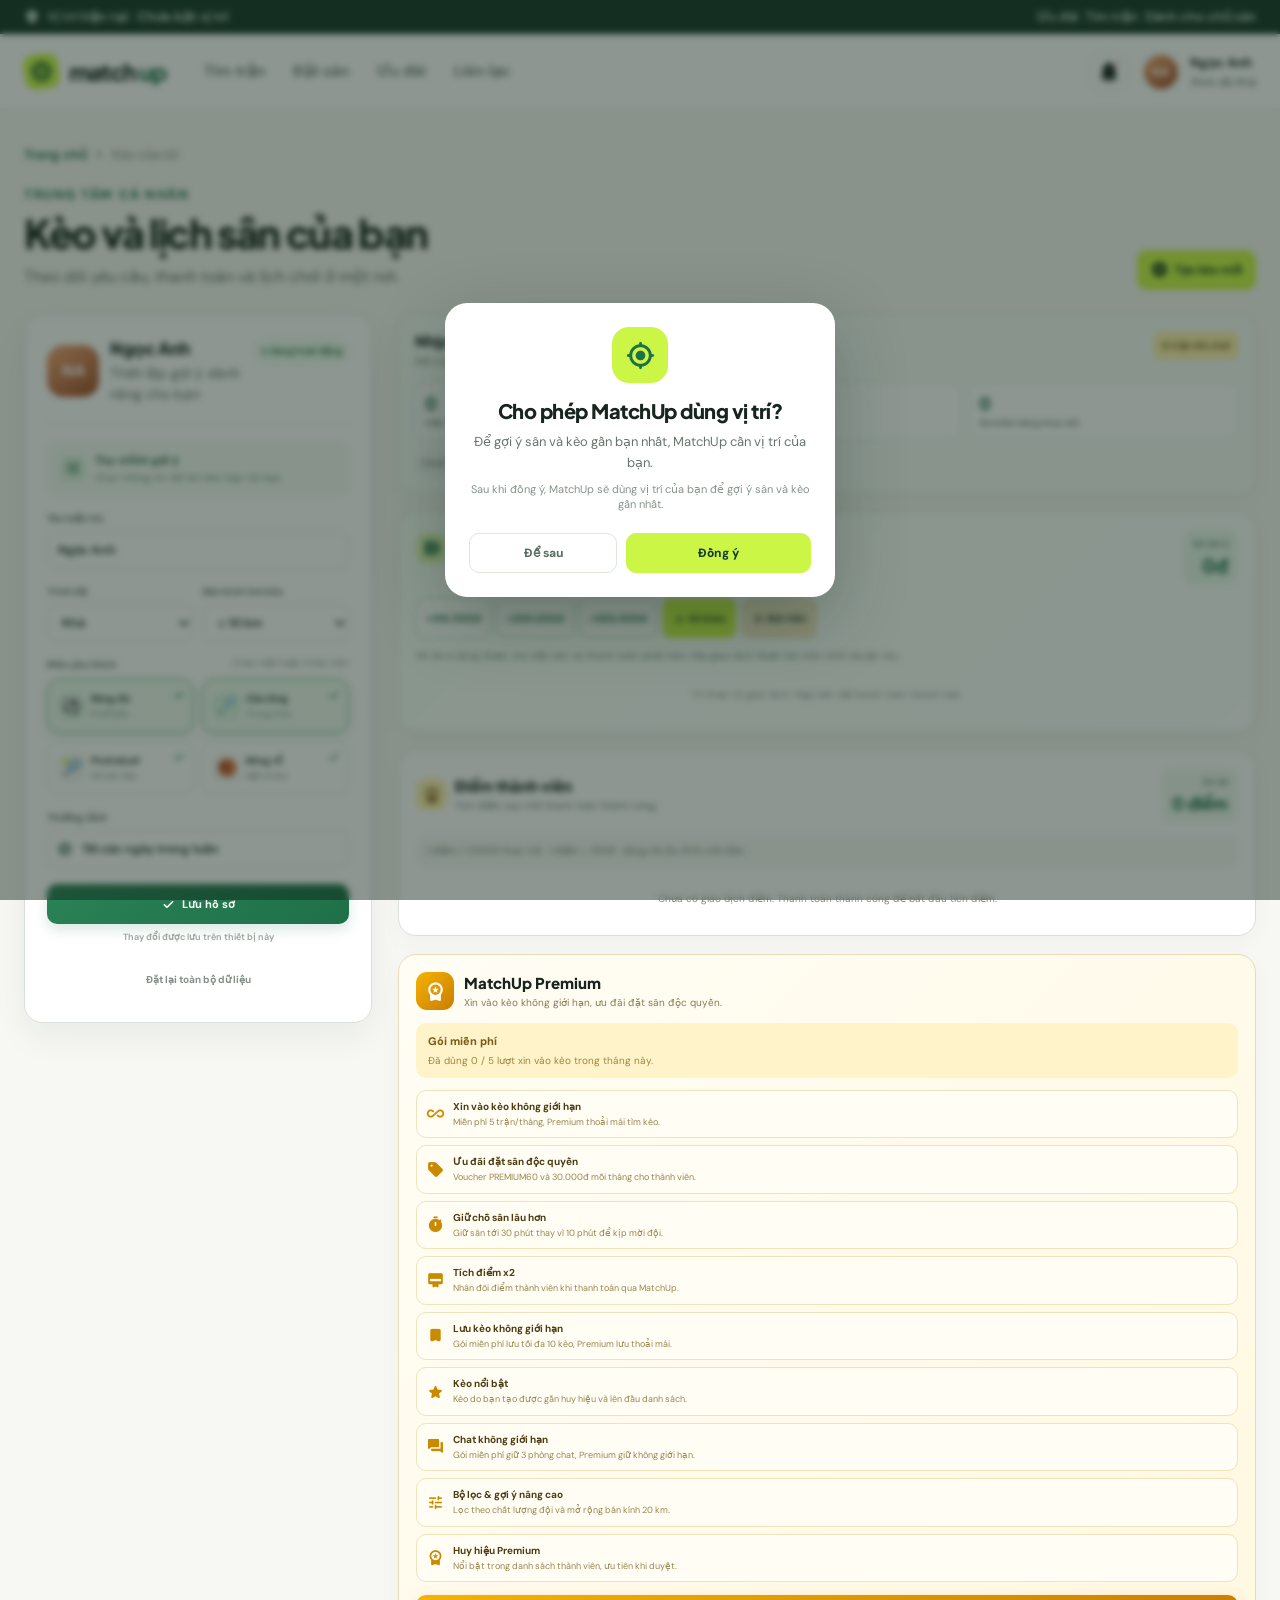
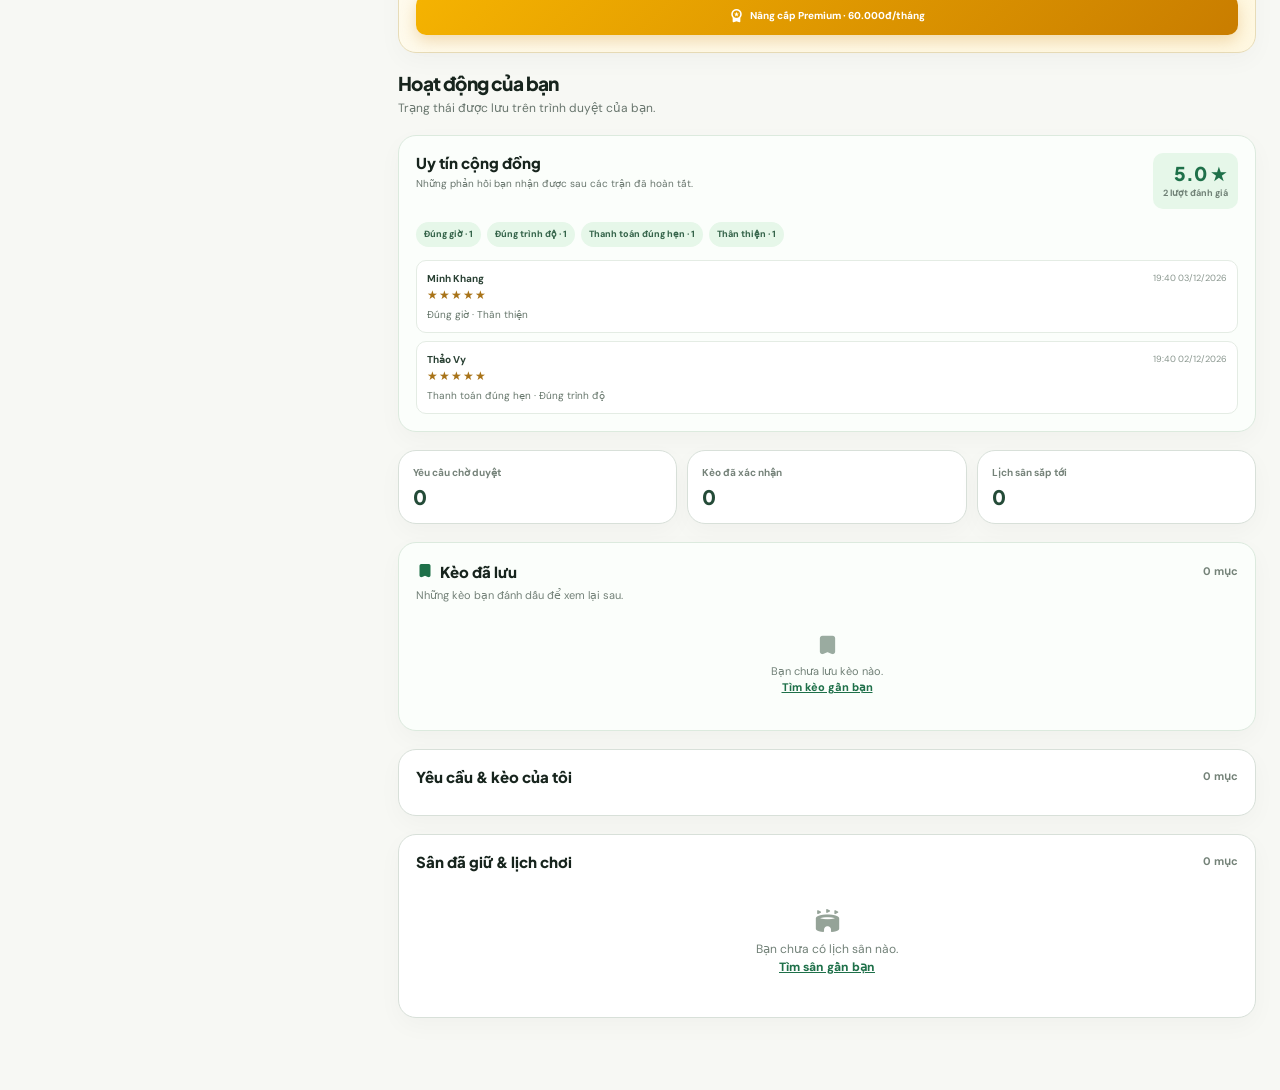
<file: pages/profile/index.html>
<!doctype html>
<html lang="vi" data-profile-path="./">
  <head>
    <meta charset="UTF-8" />
    <meta name="viewport" content="width=device-width, initial-scale=1.0" />
    <meta name="theme-color" content="#f6f7f3" />
    <title>
      Kèo của tôi — MatchUp
    </title>
    <link rel="preconnect" href="https://fonts.googleapis.com" />
    <link rel="preconnect" href="https://fonts.gstatic.com" crossorigin />
    <link href="https://fonts.googleapis.com/css2?family=DM+Sans:wght@400;500;600;700&family=Plus+Jakarta+Sans:wght@500;600;700;800&family=Material+Symbols+Rounded:opsz,wght,FILL,GRAD@20..48,300..700,0..1,-50..200" rel="stylesheet" />
    <link rel="stylesheet" href="css/base.css" />
    <link rel="stylesheet" href="../../css/ui-spacing.css" />
    <link rel="stylesheet" href="../../css/app-ui.css" />
    <link rel="stylesheet" href="css/styles.css" />
  </head>
  <body>
    <div class="topbar">
      <div class="shell">
        <div>
          <span class="material-symbols-rounded">
            location_on
          </span>
          Vị trí hiện tại:
          <strong data-user-location>
            Chưa bật vị trí
          </strong>
        </div>
        <div>
          <a href="../../index.html#voucher">
            Ưu đãi
          </a>
          <a href="../match/">
            Tìm trận
          </a>
          <a href="../booking/#courts-title">
            Dành cho chủ sân
          </a>
        </div>
      </div>
    </div>
    <header>
      <nav class="shell nav" aria-label="Điều hướng chính">
        <a class="brand" href="../../index.html">
          <span class="brand-mark">
            <span class="material-symbols-rounded">
              sports_soccer
            </span>
          </span>
          <span class="brand-name">
            match
            <em>
              up
            </em>
          </span>
        </a>
        <div class="menu">
          <a href="../match/">
            Tìm trận
          </a>
          <a href="../booking/">
            Đặt sân
          </a>
          <a href="../../index.html#voucher">
            Ưu đãi
          </a>
          <a href="../contact/">
            Liên lạc
          </a>
        </div>
        <div class="nav-actions">
          <button class="icon-btn" type="button" data-notifications aria-label="Thông báo">
            <span class="material-symbols-rounded">
              notifications
            </span>
            <i>
            </i>
          </button>
          <div class="profile" data-profile-link>
            <div class="avatar" data-profile>
              NA
            </div>
            <div class="profile-copy">
              Ngọc Anh
              <span>
                Trình độ Khá
              </span>
            </div>
          </div>
        </div>
      </nav>
    </header>
    <main>
      <div class="shell crumb">
        <a href="../../index.html">
          Trang chủ
        </a>
        <span class="material-symbols-rounded">
          chevron_right
        </span>
        <span>
          Kèo của tôi
        </span>
      </div>
      <section class="shell intro">
        <div>
          <div class="eyebrow">
            Trung tâm cá nhân
          </div>
          <h1>
            Kèo và lịch sân của bạn
          </h1>
          <p>
            Theo dõi yêu cầu, thanh toán và lịch chơi ở một nơi.
          </p>
        </div>
        <a class="new-match" href="../match/?create=1">
          <span class="material-symbols-rounded">
            add_circle
          </span>
          Tạo kèo mới
        </a>
      </section>
      <div class="shell layout">
        <aside class="card profile-card">
          <div class="profile-main">
            <div class="big-avatar" id="profile-initials">
              NA
            </div>
            <div class="profile-main-copy">
              <h2 id="profile-name">
                Ngọc Anh
              </h2>
              <p>
                Thiết lập gợi ý dành riêng cho bạn
              </p>
            </div>
            <span class="profile-status">
              <span class="profile-status-dot"></span>
              Đang hoạt động
            </span>
          </div>
          <form class="profile-form" id="profile-form" aria-label="Thiết lập hồ sơ">
            <div class="profile-form-intro">
              <span class="material-symbols-rounded">tune</span>
              <div>
                <strong>Tùy chỉnh gợi ý</strong>
                <span>Chọn thông tin để tìm kèo hợp với bạn.</span>
              </div>
            </div>
            <label class="profile-field">
              Tên hiển thị
              <input id="profile-name-input" maxlength="40" required />
            </label>
            <div class="profile-form-row">
              <label class="profile-field">
              Trình độ
              <select id="profile-level">
                <option>
                  Mới chơi
                </option>
                <option>
                  Khá
                </option>
                <option>
                  Giỏi
                </option>
              </select>
              </label>
              <label class="profile-field">
              Bán kính tìm kèo
              <select id="profile-radius">
                <option value="3">
                  ≤ 3 km
                </option>
                <option value="5">
                  ≤ 5 km
                </option>
                <option value="10">
                  ≤ 10 km
                </option>
              </select>
              </label>
            </div>
            <fieldset class="profile-field profile-sports">
              <legend>Môn yêu thích <span>Chọn một hoặc nhiều môn</span></legend>
              <div class="sport-choices">
                <label class="sport-choice">
                  <input type="checkbox" value="football" />
                  <span class="sport-choice-icon" aria-hidden="true">⚽</span>
                  <span class="sport-choice-copy"><strong>Bóng đá</strong><small>Phổ biến</small></span>
                  <span class="sport-choice-check material-symbols-rounded" aria-hidden="true">check</span>
                </label>
                <label class="sport-choice">
                  <input type="checkbox" value="badminton" />
                  <span class="sport-choice-icon" aria-hidden="true">🏸</span>
                  <span class="sport-choice-copy"><strong>Cầu lông</strong><small>Trong nhà</small></span>
                  <span class="sport-choice-check material-symbols-rounded" aria-hidden="true">check</span>
                </label>
                <label class="sport-choice">
                  <input type="checkbox" value="pickleball" />
                  <span class="sport-choice-icon" aria-hidden="true">🎾</span>
                  <span class="sport-choice-copy"><strong>Pickleball</strong><small>Dễ bắt đầu</small></span>
                  <span class="sport-choice-check material-symbols-rounded" aria-hidden="true">check</span>
                </label>
                <label class="sport-choice">
                  <input type="checkbox" value="basketball" />
                  <span class="sport-choice-icon" aria-hidden="true">🏀</span>
                  <span class="sport-choice-copy"><strong>Bóng rổ</strong><small>Đội nhóm</small></span>
                  <span class="sport-choice-check material-symbols-rounded" aria-hidden="true">check</span>
                </label>
              </div>
            </fieldset>
            <label class="profile-field">
              Thường rảnh
              <div class="profile-input-with-icon">
                <span class="material-symbols-rounded" aria-hidden="true">schedule</span>
                <input id="profile-availability" maxlength="60" placeholder="Ví dụ: Tối các ngày trong tuần" />
              </div>
            </label>
            <div class="profile-form-actions">
              <button class="save-profile" type="submit">
                <span class="material-symbols-rounded" aria-hidden="true">check</span>
                Lưu hồ sơ
              </button>
              <span class="profile-save-hint">Thay đổi được lưu trên thiết bị này</span>
            </div>
            <button class="reset-demo" type="button" id="reset-demo">
              Đặt lại toàn bộ dữ liệu
            </button>
          </form>
        </aside>
        <section class="content">
          <div class="activity-header">
            <div>
              <h2>
                Hoạt động của bạn
              </h2>
              <p>
                Trạng thái được lưu trên trình duyệt của bạn.
              </p>
            </div>
          </div>
          <article class="card reputation-card" id="community-reputation">
            <div class="reputation-card-head">
              <div>
                <h3>
                  Uy tín cộng đồng
                </h3>
                <p>
                  Những phản hồi bạn nhận được sau các trận đã hoàn tất.
                </p>
              </div>
              <div class="reputation-score">
                <strong id="profile-reputation-rating">
                  —
                </strong>
                <span id="profile-reputation-count">
                  Chưa có đánh giá
                </span>
              </div>
            </div>
            <div class="reputation-highlights" id="profile-reputation-highlights">
            </div>
            <div id="profile-reputation-alert">
            </div>
            <div class="reputation-reviews" id="profile-reputation-reviews">
            </div>
          </article>
          <div class="summary-row">
            <article class="card summary">
              <span>
                Yêu cầu chờ duyệt
              </span>
              <strong id="pending-count">
                0
              </strong>
            </article>
            <article class="card summary">
              <span>
                Kèo đã xác nhận
              </span>
              <strong id="confirmed-count">
                0
              </strong>
            </article>
            <article class="card summary">
              <span>
                Lịch sân sắp tới
              </span>
              <strong id="booking-count">
                0
              </strong>
            </article>
          </div>
          <article class="card section saved-section">
            <div class="section-title">
              <h3>
                Kèo đã lưu
              </h3>
              <span id="saved-match-total-label">
                0 mục
              </span>
            </div>
            <p class="saved-hint">
              Những kèo bạn đánh dấu để xem lại sau.
            </p>
            <div class="activity-list" id="saved-matches-list">
            </div>
          </article>
          <article class="card section">
            <div class="section-title">
              <h3>
                Yêu cầu &amp; kèo của tôi
              </h3>
              <span id="match-total-label">
                0 mục
              </span>
            </div>
            <div class="activity-list" id="applications-list">
            </div>
          </article>
          <article class="card section">
            <div class="section-title">
              <h3>
                Sân đã giữ &amp; lịch chơi
              </h3>
              <span id="booking-total-label">
                0 mục
              </span>
            </div>
            <div class="activity-list" id="bookings-list">
            </div>
          </article>
        </section>
      </div>
    </main>
    <nav class="mobile-nav" aria-label="Điều hướng di động">
      <a href="../../index.html">
        <span class="material-symbols-rounded">
          home
        </span>
        Khám phá
      </a>
      <a href="../match/">
        <span class="material-symbols-rounded">
          sports_soccer
        </span>
        Trận đấu
      </a>
      <a class="add" href="../match/?create=1" aria-label="Tạo trận">
        <span class="material-symbols-rounded">
          add
        </span>
      </a>
      <a href="../booking/">
        <span class="material-symbols-rounded">
          stadium
        </span>
        Đặt sân
      </a>
      <a href="../contact/">
        <span class="material-symbols-rounded">
          forum
        </span>
        Liên lạc
      </a>
      <a class="active" href="./">
        <span class="material-symbols-rounded">
          person
        </span>
        Cá nhân
      </a>
    </nav>
    <div class="toast" role="status" aria-live="polite">
    </div>
    <script src="../../js/location.js">
    </script>
    <script type="module" src="../../js/app-state/index.js"></script>
    <script type="module" src="../../js/app-ui.js"></script>
    <script type="module" src="js/init.js"></script>
  </body>
</html>
</file>
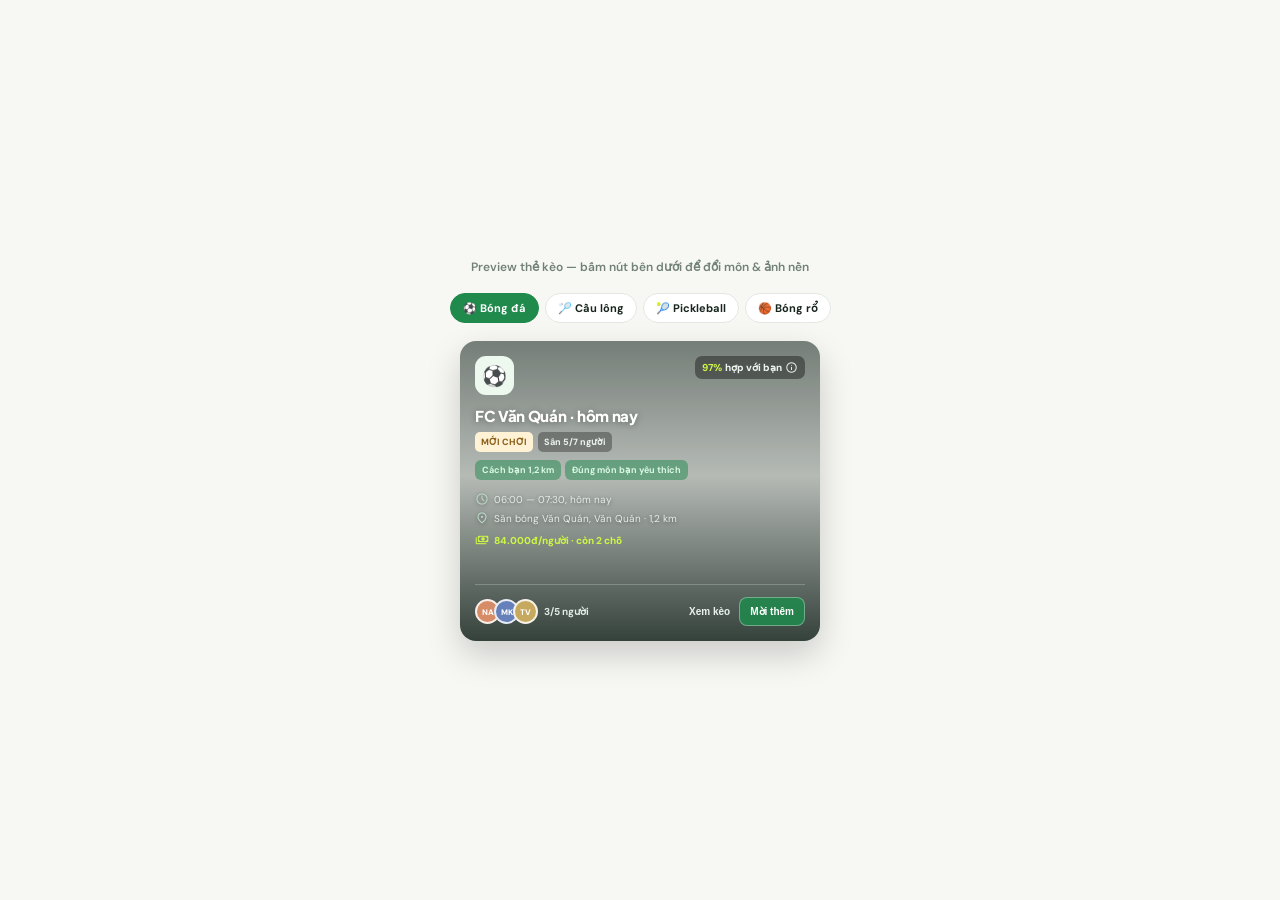
<file: docs/temp.html>
<!doctype html>
<html lang="vi">
<head>
  <meta charset="UTF-8" />
  <meta name="viewport" content="width=device-width, initial-scale=1.0" />
  <title>Kèo card preview — bg ảnh</title>
  <link rel="preconnect" href="https://fonts.googleapis.com" />
  <link rel="preconnect" href="https://fonts.gstatic.com" crossorigin />
  <link href="https://fonts.googleapis.com/css2?family=DM+Sans:wght@400;500;600;700" rel="stylesheet" />
  <link href="https://fonts.googleapis.com/css2?family=Plus+Jakarta+Sans:wght@500;600;700;800" rel="stylesheet" />
  <link href="https://fonts.googleapis.com/css2?family=Material+Symbols+Rounded" rel="stylesheet" />
  <style>
    :root {
      --green: #1f8a4c;
      --lime: #ccf645;
      --deep: #123a2a;
      --line: #e3e8e3;
      --ink: #18251e;
    }
    * { margin: 0; padding: 0; box-sizing: border-box; }
    body {
      min-height: 100vh;
      display: flex;
      flex-direction: column;
      align-items: center;
      justify-content: center;
      gap: 18px;
      padding: 24px;
      background: #f7f8f4;
      font-family: "DM Sans", sans-serif;
    }
    .preview-note {
      color: #728178;
      font-size: 12px;
      font-weight: 600;
    }
    .match-card {
      position: relative;
      width: 100%;
      max-width: 360px;
      min-height: 300px;
      padding: 15px;
      display: flex;
      flex-direction: column;
      border-radius: 16px;
      overflow: hidden;
      background-size: cover;
      background-position: center;
      background-repeat: no-repeat;
      color: #fff;
      box-shadow: 0 14px 34px rgba(0, 0, 0, .18);
    }
    .match-card::before {
      content: "";
      position: absolute;
      inset: 0;
      background: linear-gradient(
        180deg,
        rgba(10, 25, 18, .55) 0%,
        rgba(10, 25, 18, .28) 45%,
        rgba(10, 25, 18, .82) 100%
      );
      z-index: 0;
    }
    .match-card > * {
      position: relative;
      z-index: 1;
    }
    .card-top {
      display: flex;
      align-items: start;
      justify-content: space-between;
      gap: 8px;
    }
    .sport-mark {
      width: 39px;
      height: 39px;
      display: grid;
      place-items: center;
      border-radius: 11px;
      color: var(--green);
      background: #edf8ef;
      font-size: 20px;
    }
    .match-score {
      display: inline-flex;
      align-items: center;
      gap: 3px;
      padding: 5px 7px;
      border: 0;
      border-radius: 7px;
      color: #eaf5ee;
      background: rgba(0, 0, 0, .38);
      backdrop-filter: blur(6px);
      font: 800 10px "DM Sans", sans-serif;
      cursor: pointer;
    }
    .match-score strong { color: var(--lime); }
    .match-score .material-symbols-rounded { font-size: 13px; }
    .match-card h3 {
      margin: 11px 0 0;
      font: 800 15px "Plus Jakarta Sans", sans-serif;
      letter-spacing: -.35px;
      text-shadow: 0 1px 6px rgba(0, 0, 0, .35);
    }
    .tags {
      display: flex;
      flex-wrap: wrap;
      gap: 5px;
      margin-top: 7px;
    }
    .tag {
      padding: 4px 6px;
      border-radius: 5px;
      color: #8b611a;
      background: #fff2d5;
      font-size: 9px;
      font-weight: 800;
    }
    .tag.gray {
      color: #eaf1ec;
      background: rgba(0, 0, 0, .3);
      backdrop-filter: blur(4px);
    }
    .match-reasons {
      display: flex;
      flex-wrap: wrap;
      gap: 4px;
      margin-top: 8px;
    }
    .match-reasons span {
      padding: 4px 7px;
      border-radius: 6px;
      color: #d9f7e4;
      background: rgba(31, 138, 76, .5);
      backdrop-filter: blur(4px);
      font-size: 9px;
      font-weight: 700;
    }
    .card-info {
      display: grid;
      gap: 5px;
      margin-top: 12px;
      color: #e4eee7;
      font-size: 10px;
      text-shadow: 0 1px 4px rgba(0, 0, 0, .4);
    }
    .card-info div {
      display: flex;
      align-items: center;
      gap: 5px;
    }
    .card-info .material-symbols-rounded {
      color: #b9d9c6;
      font-size: 14px;
    }
    .card-cost {
      display: flex;
      align-items: center;
      gap: 5px;
      margin-top: 8px;
      color: var(--lime);
      font-size: 10px;
      font-weight: 800;
    }
    .card-cost .material-symbols-rounded {
      color: var(--lime);
      font-size: 14px;
    }
    .card-bottom {
      display: flex;
      align-items: center;
      justify-content: space-between;
      gap: 9px;
      margin-top: auto;
      padding-top: 12px;
      border-top: 1px solid rgba(255, 255, 255, .22);
    }
    .members {
      display: flex;
      align-items: center;
    }
    .member {
      width: 25px;
      height: 25px;
      margin-right: -6px;
      display: grid;
      place-items: center;
      border: 2px solid rgba(255, 255, 255, .85);
      border-radius: 50%;
      color: white;
      font-size: 8px;
      font-weight: 800;
    }
    .member.one { background: #d78c68; }
    .member.two { background: #6680ba; }
    .member.three { background: #c7a85f; }
    .members > span:last-child {
      margin-left: 12px;
      color: #e2ece5;
      font-size: 10px;
      font-weight: 700;
    }
    .card-actions {
      display: flex;
      align-items: center;
      gap: 6px;
    }
    .view-details {
      padding: 8px 3px;
      border: 0;
      color: #eaf2ed;
      background: transparent;
      font-size: 10px;
      font-weight: 800;
      cursor: pointer;
    }
    .join {
      padding: 8px 10px;
      border: 1px solid rgba(255, 255, 255, .35);
      border-radius: 8px;
      color: #fff;
      background: rgba(31, 138, 76, .85);
      backdrop-filter: blur(4px);
      font-size: 10px;
      font-weight: 800;
      cursor: pointer;
    }
    .sport-switch {
      display: flex;
      gap: 6px;
      flex-wrap: wrap;
      justify-content: center;
    }
    .sport-switch button {
      padding: 7px 12px;
      border: 1px solid var(--line);
      border-radius: 999px;
      color: var(--ink);
      background: #fff;
      font: 700 11px "DM Sans", sans-serif;
      cursor: pointer;
    }
    .sport-switch button.active {
      color: #fff;
      border-color: var(--green);
      background: var(--green);
    }
  </style>
</head>
<body>
  <p class="preview-note">Preview thẻ kèo — bấm nút bên dưới để đổi môn &amp; ảnh nền</p>
  <div class="sport-switch">
    <button class="active" data-sport="football">⚽ Bóng đá</button>
    <button data-sport="badminton">🏸 Cầu lông</button>
    <button data-sport="pickleball">🎾 Pickleball</button>
    <button data-sport="basketball">🏀 Bóng rổ</button>
  </div>
  <article class="match-card" id="card">
    <div class="card-top">
      <span class="sport-mark">⚽</span>
      <button class="match-score" type="button">
        <strong>97%</strong> hợp với bạn
        <span class="material-symbols-rounded">info</span>
      </button>
    </div>
    <h3>FC Văn Quán · hôm nay</h3>
    <div class="tags">
      <span class="tag">MỚI CHƠI</span>
      <span class="tag gray">Sân 5/7 người</span>
    </div>
    <div class="match-reasons">
      <span>Cách bạn 1,2 km</span>
      <span>Đúng môn bạn yêu thích</span>
    </div>
    <div class="card-info">
      <div>
        <span class="material-symbols-rounded">schedule</span>
        06:00 — 07:30, hôm nay
      </div>
      <div>
        <span class="material-symbols-rounded">location_on</span>
        Sân bóng Văn Quán, Văn Quán · 1,2 km
      </div>
    </div>
    <div class="card-cost">
      <span class="material-symbols-rounded">payments</span>
      84.000đ/người · còn 2 chỗ
    </div>
    <div class="card-bottom">
      <div class="members">
        <span class="member one">NA</span>
        <span class="member two">MK</span>
        <span class="member three">TV</span>
        <span>3/5 người</span>
      </div>
      <div class="card-actions">
        <button class="view-details" type="button">Xem kèo</button>
        <button class="join" type="button">Mời thêm</button>
      </div>
    </div>
  </article>
  <script>
    const images = {
      football: 'https://images.unsplash.com/photo-1550413231-202a9d53a331?auto=format&fit=crop&w=1200&q=80',
      badminton: 'https://images.unsplash.com/photo-1720515226352-b0b1dec6813b?auto=format&fit=crop&w=1200&q=80',
      pickleball: 'https://images.unsplash.com/photo-1737229495515-53f1eaee5c16?auto=format&fit=crop&w=1200&q=80',
      basketball: 'https://images.unsplash.com/photo-1752166672322-f9ea3086684e?auto=format&fit=crop&w=1200&q=80'
    };
    const emojis = { football: '⚽', badminton: '🏸', pickleball: '🎾', basketball: '🏀' };
    const card = document.getElementById('card');
    document.querySelectorAll('.sport-switch button').forEach(btn => {
      btn.addEventListener('click', () => {
        document.querySelector('.sport-switch .active').classList.remove('active');
        btn.classList.add('active');
        const sport = btn.dataset.sport;
        card.style.backgroundImage = `url('${images[sport]}')`;
        card.querySelector('.sport-mark').textContent = emojis[sport];
      });
    });
    card.style.backgroundImage = `url('${images.football}')`;
  </script>
</body>
</html>
</file>
<file: pages/contact/styles.css>
:root {
  --ink: #18251f;
  --muted: #6c786f;
  --line: #e4eae3;
  --paper: #f7f8f4;
  --green: #1d7049;
  --deep: #18392a;
  --lime: #ccf645;
  --orange: #fa7a35;
  --shadow: 0 18px 44px rgba(26, 47, 35, .08);
}

* {
  box-sizing: border-box;
}

body {
  min-width: 320px;
  margin: 0;
  color: var(--ink);
  background: var(--paper);
  font-family: "DM Sans", sans-serif;
}

button,
input {
  font: inherit;
}

button {
  cursor: pointer;
}

.material-symbols-rounded {
  font-variation-settings: "FILL" 1, "wght" 550, "GRAD" 0, "opsz" 24;
  line-height: 1;
  vertical-align: middle;
}

.shell {
  width: min(1180px, calc(100% - 48px));
  margin: 0 auto;
}

.topbar {
  height: 38px;
  color: #cfe0d5;
  background: var(--deep);
  font-size: 12px;
  font-weight: 600;
}

.topbar .shell {
  height: 100%;
  display: flex;
  align-items: center;
  justify-content: space-between;
}

.topbar-left,
.topbar-right {
  display: flex;
  align-items: center;
  gap: 8px;
}

.topbar-right {
  gap: 20px;
}

.topbar a {
  color: inherit;
  text-decoration: none;
}

.topbar .material-symbols-rounded {
  font-size: 16px;
}

header {
  height: 80px;
  position: sticky;
  top: 0;
  z-index: 20;
  border-bottom: 1px solid var(--line);
  background: rgba(255, 255, 255, .94);
  backdrop-filter: blur(14px);
}

.nav {
  height: 100%;
  display: flex;
  align-items: center;
  gap: 45px;
}

.brand {
  display: flex;
  align-items: center;
  gap: 10px;
  color: var(--ink);
  text-decoration: none;
}

.brand-mark {
  width: 35px;
  height: 35px;
  display: grid;
  place-items: center;
  border-radius: 11px;
  color: #17583a;
  background: var(--lime);
  transform: rotate(-8deg);
}

.brand-mark .material-symbols-rounded {
  font-size: 23px;
  transform: rotate(8deg);
}

.brand-name {
  font: 800 22px/1 "Plus Jakarta Sans", sans-serif;
  letter-spacing: -1px;
}

.brand-name em {
  color: var(--green);
  font-style: normal;
}

.menu {
  display: flex;
  flex: 1;
  gap: 30px;
}

.menu a {
  padding: 30px 0 27px;
  border-bottom: 3px solid transparent;
  color: #728078;
  font-size: 14px;
  font-weight: 700;
  text-decoration: none;
}

.menu a.active {
  color: var(--green);
  border-color: var(--lime);
}

.nav-actions {
  display: flex;
  align-items: center;
  gap: 12px;
  margin-left: auto;
}

.icon-btn {
  width: 40px;
  height: 40px;
  display: grid;
  place-items: center;
  position: relative;
  border: 1px solid var(--line);
  border-radius: 50%;
  color: var(--ink);
  background: #fff;
}

.icon-btn i {
  width: 7px;
  height: 7px;
  position: absolute;
  top: 8px;
  right: 8px;
  border: 2px solid #fff;
  border-radius: 50%;
  background: var(--orange);
}

.avatar {
  width: 38px;
  height: 38px;
  display: grid;
  place-items: center;
  border: 2px solid #fff;
  border-radius: 50%;
  color: #fff;
  background: linear-gradient(145deg, #f6a874, #9f4c2b);
  box-shadow: 0 0 0 1px #e8eae7;
  font-size: 12px;
  font-weight: 800;
}

.profile {
  display: flex;
  align-items: center;
  gap: 10px;
}

.profile-copy {
  font-size: 12px;
  font-weight: 700;
}

.profile-copy span {
  display: block;
  margin-top: 2px;
  color: var(--muted);
  font-size: 11px;
  font-weight: 500;
}

main {
  padding: 32px 0 76px;
}

.crumb {
  display: flex;
  align-items: center;
  gap: 6px;
  color: #7a887f;
  font-size: 12px;
  font-weight: 600;
}

.crumb a {
  color: var(--green);
  text-decoration: none;
}

.crumb .material-symbols-rounded {
  font-size: 15px;
}

.intro {
  display: flex;
  align-items: end;
  justify-content: space-between;
  gap: 20px;
  margin: 20px auto 24px;
}

.eyebrow {
  color: var(--green);
  font-size: 11px;
  font-weight: 800;
  letter-spacing: .13em;
  text-transform: uppercase;
}

.intro h1 {
  margin: 7px 0 0;
  font: 800 34px/1.15 "Plus Jakarta Sans", sans-serif;
  letter-spacing: -1.4px;
}

.intro p {
  max-width: 610px;
  margin: 8px 0 0;
  color: var(--muted);
  font-size: 13px;
  line-height: 1.5;
}

.inbox-layout {
  display: grid;
  grid-template-columns: 350px minmax(0, 1fr);
  gap: 18px;
  align-items: stretch;
}

.card {
  border: 1px solid var(--line);
  border-radius: 18px;
  background: #fff;
  box-shadow: 0 8px 24px rgba(24, 37, 31, .03);
}

.inbox-card {
  min-height: 550px;
  overflow: hidden;
}

.inbox-head {
  display: flex;
  align-items: center;
  justify-content: space-between;
  gap: 10px;
  padding: 18px 17px 13px;
  border-bottom: 1px solid var(--line);
}

.inbox-head h2 {
  margin: 0;
  font: 800 16px "Plus Jakarta Sans", sans-serif;
}

.inbox-count {
  padding: 5px 7px;
  border-radius: 999px;
  color: #37664a;
  background: #eff9f1;
  font-size: 9px;
  font-weight: 800;
}

.chat-search {
  width: calc(100% - 30px);
  margin: 12px 15px 8px;
  padding: 10px 11px 10px 34px;
  border: 1px solid #e0e8e1;
  border-radius: 10px;
  outline: 0;
  color: var(--ink);
  background: #fbfdfb;
  font-size: 11px;
}

.chat-search:focus {
  border-color: #9acba5;
  box-shadow: 0 0 0 3px rgba(154, 203, 165, .16);
}

.search-wrap {
  position: relative;
}

.search-wrap .material-symbols-rounded {
  position: absolute;
  left: 25px;
  top: 21px;
  color: #8b9b91;
  font-size: 17px;
}

.chat-list {
  display: grid;
}

.chat-premium-banner {
  display: flex;
  align-items: center;
  gap: 10px;
  margin: 12px 14px;
  padding: 12px 14px;
  border-radius: 12px;
  color: #6b5400;
  background: linear-gradient(135deg, #fff7d6, #ffefb3);
  border: 1px solid #f3dd8a;
}

.chat-premium-banner > .material-symbols-rounded {
  font-size: 26px;
  color: #b8860b;
}

.chat-premium-banner strong {
  display: block;
  font-size: 12px;
  line-height: 1.3;
}

.chat-premium-banner small {
  display: block;
  margin-top: 2px;
  font-size: 10.5px;
  line-height: 1.4;
  color: #8a6d1a;
}

.chat-premium-banner a {
  margin-left: auto;
  flex-shrink: 0;
  padding: 7px 11px;
  border-radius: 8px;
  color: #fff;
  background: #1e7049;
  font-size: 11px;
  font-weight: 800;
  text-decoration: none;
}

.chat-thread {
  width: 100%;
  display: flex;
  align-items: center;
  gap: 10px;
  padding: 13px 15px;
  border: 0;
  border-bottom: 1px solid #eef2ed;
  color: var(--ink);
  background: #fff;
  text-align: left;
}

.chat-thread:hover,
.chat-thread.unread {
  background: #f5fbf5;
}

.thread-avatar {
  width: 42px;
  height: 42px;
  display: grid;
  place-items: center;
  flex: 0 0 auto;
  border-radius: 14px;
  color: #fff;
  font-size: 12px;
  font-weight: 800;
}

.thread-copy {
  min-width: 0;
  flex: 1;
  overflow: hidden;
}

.thread-top {
  display: flex;
  align-items: center;
  justify-content: space-between;
  gap: 8px;
}

.thread-top strong {
  min-width: 0;
  overflow: hidden;
  font: 800 11px "Plus Jakarta Sans", sans-serif;
  text-overflow: ellipsis;
  white-space: nowrap;
}

.thread-top time {
  color: #95a39a;
  font-size: 9px;
  white-space: nowrap;
}

.thread-preview {
  display: block;
  margin-top: 4px;
  overflow: hidden;
  color: #6e7e73;
  font-size: 10px;
  text-overflow: ellipsis;
  white-space: nowrap;
}

.thread-status {
  display: inline-block;
  margin-top: 6px;
  padding: 3px 5px;
  border-radius: 5px;
  color: #39704e;
  background: #eaf7ec;
  font-size: 8px;
  font-weight: 800;
}

.thread-unread {
  min-width: 18px;
  padding: 4px 5px;
  border-radius: 999px;
  color: #173c2c;
  background: var(--lime);
  font-size: 9px;
  font-weight: 800;
  text-align: center;
}

.empty-inbox {
  padding: 52px 24px;
  color: #77867d;
  text-align: center;
}

.empty-inbox .material-symbols-rounded {
  display: block;
  margin-bottom: 9px;
  color: #9aac9e;
  font-size: 32px;
}

.empty-inbox strong {
  display: block;
  color: #344b3b;
  font-size: 12px;
}

.empty-inbox p {
  margin: 7px 0 14px;
  font-size: 10px;
  line-height: 1.5;
}

.empty-inbox a {
  color: var(--green);
  font-size: 10px;
  font-weight: 800;
  text-decoration: none;
}

.inbox-welcome {
  min-height: 550px;
  display: grid;
  place-items: center;
  padding: 30px;
  text-align: center;
  background: linear-gradient(145deg, #f8fcf7, #eef8ef);
}

.welcome-inner {
  max-width: 390px;
}

.welcome-mark {
  width: 70px;
  height: 70px;
  margin: 0 auto 18px;
  display: grid;
  place-items: center;
  border-radius: 22px;
  color: #183b2a;
  background: var(--lime);
  box-shadow: 0 13px 26px rgba(156, 187, 39, .2);
}

.welcome-mark .material-symbols-rounded {
  font-size: 34px;
}

.welcome-inner h2 {
  margin: 0;
  font: 800 21px "Plus Jakarta Sans", sans-serif;
  letter-spacing: -.5px;
}

.welcome-inner p {
  margin: 9px 0 0;
  color: #6c7b71;
  font-size: 12px;
  line-height: 1.6;
}

.welcome-points {
  display: grid;
  gap: 8px;
  margin-top: 21px;
  text-align: left;
}

.welcome-point {
  display: flex;
  align-items: center;
  gap: 8px;
  padding: 10px 11px;
  border: 1px solid #dceade;
  border-radius: 10px;
  color: #496453;
  background: #fff;
  font-size: 10px;
  font-weight: 700;
}

.welcome-point .material-symbols-rounded {
  color: var(--green);
  font-size: 17px;
}

.mobile-nav {
  display: none;
}

.sr-only {
  width: 1px;
  height: 1px;
  position: absolute;
  padding: 0;
  margin: -1px;
  overflow: hidden;
  clip: rect(0, 0, 0, 0);
  white-space: nowrap;
  border: 0;
}

.conversation-card {
  height: 550px;
  min-height: 550px;
  display: flex;
  flex-direction: column;
  overflow: hidden;
}

.chat-thread.active {
  background: #eef8ef;
  box-shadow: inset 3px 0 var(--green);
}

.conversation-head {
  display: flex;
  align-items: center;
  justify-content: space-between;
  gap: 14px;
  padding: 15px 18px;
  border-bottom: 1px solid var(--line);
  background: #fff;
}

.conversation-title {
  display: flex;
  align-items: center;
  gap: 10px;
  min-width: 0;
}

.conversation-avatar {
  width: 42px;
  height: 42px;
  display: grid;
  place-items: center;
  flex: 0 0 auto;
  border-radius: 14px;
  color: #fff;
  font-size: 11px;
  font-weight: 800;
}

.conversation-title-copy {
  min-width: 0;
}

.conversation-title-copy strong {
  display: block;
  overflow: hidden;
  font: 800 13px "Plus Jakarta Sans", sans-serif;
  text-overflow: ellipsis;
  white-space: nowrap;
}

.conversation-title-copy span {
  display: block;
  margin-top: 4px;
  overflow: hidden;
  color: var(--muted);
  font-size: 10px;
  text-overflow: ellipsis;
  white-space: nowrap;
}

.conversation-online {
  display: flex;
  align-items: center;
  gap: 6px;
  color: #39704e;
  font-size: 9px;
  font-weight: 800;
  white-space: nowrap;
}

.conversation-online i {
  width: 7px;
  height: 7px;
  border-radius: 50%;
  background: #65bc73;
  box-shadow: 0 0 0 4px #e9f8e9;
}

.conversation-pin {
  display: flex;
  align-items: center;
  gap: 9px;
  padding: 10px 16px;
  border-bottom: 1px solid #dcebdd;
  color: #315d42;
  background: #f2faf2;
  font-size: 10px;
}

.conversation-pin .material-symbols-rounded {
  color: var(--green);
  font-size: 17px;
}

.conversation-pin-copy {
  min-width: 0;
  flex: 1;
}

.conversation-pin-copy strong,
.conversation-pin-copy span {
  display: block;
  overflow: hidden;
  text-overflow: ellipsis;
  white-space: nowrap;
}

.conversation-pin-copy span {
  margin-top: 3px;
  color: #718278;
  font-size: 9px;
}

.conversation-pin-tag {
  padding: 5px 7px;
  border-radius: 6px;
  color: #39704e;
  background: #e3f2e4;
  font-size: 8px;
  font-weight: 800;
  white-space: nowrap;
}

.conversation-messages {
  display: flex;
  flex: 1;
  flex-direction: column;
  gap: 11px;
  padding: 17px;
  overflow: auto;
  background: #fbfdfb;
}

.conversation-system {
  align-self: center;
  max-width: 88%;
  padding: 7px 10px;
  border-radius: 999px;
  color: #789083;
  background: #edf4ee;
  font-size: 9px;
  font-weight: 700;
  text-align: center;
}

.conversation-row {
  display: flex;
  align-items: flex-end;
  gap: 8px;
  max-width: 86%;
}

.conversation-row.self {
  align-self: flex-end;
  flex-direction: row-reverse;
}

.message-avatar {
  width: 28px;
  height: 28px;
  display: grid;
  place-items: center;
  flex: 0 0 auto;
  border-radius: 50%;
  color: #fff;
  font-size: 8px;
  font-weight: 800;
}

.message-copy {
  min-width: 0;
}

.message-sender {
  display: block;
  margin: 0 0 4px 3px;
  color: #7b8b82;
  font-size: 9px;
  font-weight: 800;
}

.conversation-row.self .message-sender {
  margin: 0 3px 4px 0;
  text-align: right;
}

.message-bubble {
  padding: 9px 11px;
  border-radius: 13px 13px 13px 4px;
  color: #31463a;
  background: #fff;
  box-shadow: 0 2px 9px rgba(27, 61, 39, .06);
  font-size: 11px;
  line-height: 1.45;
  white-space: pre-wrap;
  overflow-wrap: anywhere;
}

.conversation-row.self .message-bubble {
  border-radius: 13px 13px 4px 13px;
  color: #173c2c;
  background: #dff5b2;
}

.message-time {
  display: block;
  margin: 4px 3px 0;
  color: #a0ada4;
  font-size: 8px;
}

.conversation-row.self .message-time {
  text-align: right;
}

.conversation-compose {
  padding: 10px 12px 12px;
  border-top: 1px solid #e7efe8;
  background: #fff;
}

.quick-replies {
  display: flex;
  gap: 6px;
  margin-bottom: 9px;
  overflow: auto;
}

.quick-replies button {
  padding: 6px 8px;
  border: 1px solid #dceade;
  border-radius: 999px;
  color: #38694d;
  background: #f7fbf7;
  font-size: 9px;
  font-weight: 800;
  white-space: nowrap;
}

.quick-replies button:hover {
  border-color: #b8ddbf;
  background: #eff9ef;
}

.conversation-form {
  display: flex;
  align-items: center;
  gap: 7px;
}

.conversation-form input {
  width: 100%;
  min-width: 0;
  padding: 10px 12px;
  border: 1px solid #dce7dd;
  border-radius: 12px;
  outline: 0;
  color: var(--ink);
  background: #fbfdfb;
  font-size: 11px;
}

.conversation-form input:focus {
  border-color: #8dc69b;
  box-shadow: 0 0 0 3px rgba(141, 198, 155, .16);
}

.conversation-send {
  width: 38px;
  height: 38px;
  display: grid;
  place-items: center;
  flex: 0 0 auto;
  border: 0;
  border-radius: 11px;
  color: #173c2c;
  background: var(--lime);
}

.conversation-send .material-symbols-rounded {
  font-size: 19px;
}

.conversation-empty {
  display: grid;
  flex: 1;
  place-items: center;
  padding: 30px;
  color: #718278;
  text-align: center;
  background: #fbfdfb;
}

.conversation-empty .material-symbols-rounded {
  display: block;
  margin-bottom: 9px;
  color: #9aac9e;
  font-size: 32px;
}

.conversation-empty strong {
  display: block;
  color: #344b3b;
  font-size: 12px;
}

.conversation-empty p {
  max-width: 260px;
  margin: 7px 0 0;
  font-size: 10px;
  line-height: 1.5;
}

.conversation-typing {
  display: flex;
  align-items: flex-end;
  gap: 8px;
  max-width: 86%;
}

.typing-avatar {
  width: 28px;
  height: 28px;
  display: grid;
  place-items: center;
  flex: 0 0 auto;
  border-radius: 50%;
  color: #fff;
  font-size: 8px;
  font-weight: 800;
}

.typing-copy {
  display: flex;
  flex-direction: column;
  gap: 3px;
}

.typing-name {
  margin-left: 3px;
  color: #7b8b82;
  font-size: 9px;
  font-weight: 800;
}

.typing-bubble {
  display: inline-flex;
  align-items: center;
  gap: 3px;
  width: max-content;
  padding: 9px 11px;
  border-radius: 13px 13px 13px 4px;
  background: #fff;
  box-shadow: 0 2px 9px rgba(27, 61, 39, .06);
}

.typing-bubble i {
  width: 5px;
  height: 5px;
  border-radius: 50%;
  background: #75a184;
  animation: typing-dot 1s infinite ease-in-out;
}

.typing-bubble i:nth-child(2) {
  animation-delay: .15s;
}

.typing-bubble i:nth-child(3) {
  animation-delay: .3s;
}

@keyframes typing-dot {
  0%,
  60%,
  100% {
    opacity: .35;
    transform: translateY(0);
  }

  30% {
    opacity: 1;
    transform: translateY(-3px);
  }
}

@media (max-width: 760px) {
  .shell {
    width: min(100% - 32px, 620px);
  }

  .topbar-right,
  .menu,
  .profile-copy {
    display: none;
  }

  .topbar {
    height: 34px;
    font-size: 10px;
  }

  header {
    height: 68px;
  }

  .nav {
    gap: 0;
    justify-content: space-between;
  }

  .nav-actions {
    margin-left: auto;
  }

  main {
    padding: 22px 0 92px;
  }

  .intro {
    display: block;
    margin: 17px auto 19px;
  }

  .intro h1 {
    font-size: 29px;
  }

  .inbox-layout {
    display: block;
  }

  .inbox-card {
    min-height: 0;
  }

  .inbox-welcome {
    min-height: 280px;
    margin-top: 14px;
  }

  .mobile-nav {
    position: fixed;
    z-index: 30;
    right: 0;
    bottom: 0;
    left: 0;
    height: 69px;
    display: flex;
    align-items: center;
    justify-content: space-around;
    border-top: 1px solid var(--line);
    background: rgba(255, 255, 255, .96);
    backdrop-filter: blur(12px);
  }

  .mobile-nav a {
    padding: 6px 8px;
    color: #77847d;
    font-size: 9px;
    font-weight: 700;
    text-align: center;
    text-decoration: none;
  }

  .mobile-nav .material-symbols-rounded {
    display: block;
    margin-bottom: 2px;
    font-size: 20px;
  }

  .mobile-nav a.active {
    color: var(--green);
  }

  .mobile-nav .add {
    width: 43px;
    height: 43px;
    margin-top: -21px;
    display: grid;
    place-items: center;
    border: 4px solid var(--paper);
    border-radius: 50%;
    color: var(--green);
    background: var(--lime);
  }

  .mobile-nav .add .material-symbols-rounded {
    margin: 0;
  }

  .conversation-card {
    height: 520px;
    min-height: 520px;
    margin-top: 14px;
  }

  .conversation-head {
    padding: 14px 15px;
  }

  .conversation-online {
    display: none;
  }

  .conversation-messages {
    padding: 15px;
  }

  .conversation-pin {
    padding: 10px 14px;
  }
}
</file>
<file: css/ui-spacing.css>
:root {
  --reading-ink: #17241d;
  --reading-muted: #5e6d64;
  --reading-line: #d8e0d9;
  --reading-focus: 0 0 0 3px rgba(83, 145, 101, .22);
}

html { text-size-adjust: 100%; }

body {
  color: var(--reading-ink);
  font-size: 16px;
  line-height: 1.5;
}

/* A narrower reading column and calmer page chrome make scanning easier. */
.shell { width: min(1240px, calc(100% - 48px)); }
.topbar { height: 34px; font-size: 13px; }
header { height: 76px; }
.nav { gap: 38px; }
.menu { gap: 28px; }
.menu a { padding: 27px 0 24px; font-size: 15px; }
.brand-name { font-size: 23px; }
.profile-copy { font-size: 13px; }
.round-btn, .icon-btn { width: 42px; height: 42px; }

/* One clear heading style across the separate flows. */
h1,
.title-row h1,
.page-intro h1,
.page-head h1,
.intro h1,
.hero h1 {
  letter-spacing: -1.4px;
  line-height: 1.16;
}

.title-row h1,
.page-intro h1,
.page-head h1,
.intro h1 { font-size: clamp(32px, 3.1vw, 42px); }

.eyebrow,
.crumb,
.topbar,
.topbar__location,
.topbar__links,
.topbar-left,
.topbar-right { font-size: 13px; }

.title-row p,
.page-intro p,
.page-head > div > p,
.intro > div > p,
.hero-copy > p {
  color: var(--reading-muted);
  font-size: 16px;
  line-height: 1.6;
}

/* Raise the visual floor for form fields, labels and action buttons. */
button,
input,
select { min-height: 40px; }

button:focus-visible,
input:focus-visible,
select:focus-visible,
a:focus-visible { outline: none; box-shadow: var(--reading-focus); }

.create,
.finder-go,
.search-go,
.pay,
.book-btn,
.pay-button,
.modal-submit,
.modal-pay,
.rules-save,
.join,
.match-join,
.select-court,
.use-voucher,
.copy,
.share,
.add-player,
.journey-cta button,
.feedback-actions button,
.confirm-booking {
  min-height: 42px;
  font-size: 14px;
}

.filter,
.query,
.finder .filter { min-height: 52px; }

.filter > span:not(.icon-box),
.query small,
.finder .filter > span:not(.icon-box) { font-size: 12px; }

.filter strong,
.query strong,
.finder .filter strong { font-size: 14px; }

.chip,
.sport-tab,
.voucher-tab,
.split-tab,
.feedback-tag,
.filter,
.court-right span,
.court-meta,
.court-availability,
.result-note,
.court-result-note { font-size: 13px; }

.chip,
.sport-tab,
.voucher-tab,
.split-tab,
.filter { min-height: 38px; padding: 8px 12px; }

.filter-label,
.summary-label,
.time-label,
.booking-kicker,
.summary-kicker,
.side-kicker,
.detail-kicker { font-size: 13px; }

/* Keep filters available, but turn a dense block into a single scanable rail. */
.filters,
.sports-tabs,
.voucher-tabs,
.split-tabs {
  flex-wrap: nowrap;
  justify-content: flex-start;
  overflow-x: auto;
  padding: 2px 1px 6px;
  scrollbar-width: thin;
}

.filters > *,
.sports-tabs > *,
.voucher-tabs > *,
.split-tabs > * { flex: 0 0 auto; }

/* Cards use more breathing room and a readable content hierarchy. */
.card,
.match-card,
.court,
.section-card,
.event-card,
.profile-card,
.booking-detail,
.summary,
.filter-panel,
.inbox-card,
.conversation-card { border-color: var(--reading-line); }

.match-card,
.court,
.section-card,
.event-card,
.profile-card,
.card { border-radius: 18px; }

.match-card,
.court,
.section-card,
.event-card { padding: 18px; }

.match-card h3,
.court h3,
.section-card h2,
.event-card h2,
.profile-card h2,
.inbox-head h2,
.conversation-title-copy strong { font-size: 17px; }

.match-title h3,
.court-title h3,
.voucher-card h4,
.detail-section h3,
.reputation-section h3 { font-size: 16px; }

.match-title + p,
.match-info,
.card-info,
.court p,
.smart-copy p,
.match-head p,
.summary-head p,
.modal p,
.section-title p,
.event-card > p,
.profile-card p,
.booking-detail small,
.journey-head p,
.conversation-pin-copy span { color: var(--reading-muted); font-size: 14px; line-height: 1.5; }

.tag,
.level,
.match-score,
.payment-state,
.journey-badge,
.voucher-tag,
.conversation-pin-tag { font-size: 12px; }

.card-info,
.card-cost,
.match-info,
.detail-meta,
.payment-method,
.distance-callout,
.availability-note { font-size: 13px; }

.court-right strong,
.amount,
.total strong,
.split-total strong,
.voucher-value { font-size: 20px; }

.summary h2,
.booking h2,
.progress-card h2,
.payment-card h2,
.booking-detail h2,
.match-head h2 { font-size: 22px; line-height: 1.3; }

.time,
.day,
.date { min-height: 48px; font-size: 13px; }
.time small { font-size: 11px; }
.time b,
.day b,
.date b { font-size: 16px; }

.toast { font-size: 14px; }

/* Small screens retain a compact layout but no longer use microtext. */
@media (max-width: 760px) {
  .shell { width: min(100% - 32px, 620px); }
  .topbar { display: none; }
  header { height: 70px; }
  .brand-name { font-size: 21px; }
  .title-row h1,
  .page-intro h1,
  .page-head h1,
  .intro h1 { font-size: 32px; }
  .title-row p,
  .page-intro p,
  .page-head > div > p,
  .intro > div > p,
  .hero-copy > p { font-size: 15px; }
  .match-card,
  .court,
  .section-card,
  .event-card,
  .card { padding: 15px; }
  .match-card h3,
  .court h3,
  .section-card h2,
  .event-card h2 { font-size: 16px; }
  .card-info,
  .match-info,
  .court p,
  .court-meta,
  .court-availability,
  .match-title + p { font-size: 13px; }
  .mobile-nav a,
  .mobile-nav button { font-size: 12px; }
  .mobile-nav { height: 74px; }
}

/* Keep icon glyphs centered wherever a control uses inline content. */
.material-symbols-rounded {
  display: inline-flex;
  align-items: center;
  justify-content: center;
  flex: 0 0 auto;
}

.filter .icon-box,
.search-go,
.close,
.loyalty-close {
  display: grid;
  place-items: center;
}

.close,
.loyalty-close {
  padding: 0;
}

.method .material-symbols-rounded {
  display: block;
  width: max-content;
  margin: 0 auto 4px;
}

@media (min-width: 761px) {
  .match-grid { gap: 14px; }
  .section-card { margin-top: 18px; }
  .content { gap: 18px; }
}

@media (max-width: 760px) {
  /* Keep the dynamically-added match price range available on mobile. */
  .filter-panel .filter-group:has(#price-min) { display: block !important; }
  /* Keep the horizontal filter rail compact instead of stretching each item. */
  .filter-panel { align-items: flex-start; }
  .filter-panel .filter-group { height: max-content; min-height: 0; }
  .filter-panel > .filter-group:last-child { display: none !important; }

  .match-grid { gap: 14px; }
  .match-card { padding: 16px; }
  .card-bottom { gap: 12px; }

  /* The court filters are a single horizontal rail on small screens. */
  .filters { flex-wrap: nowrap; align-items: center; }
  .area-bar { margin-bottom: 16px; }
  .court-list { gap: 13px; margin-top: 16px; }
  .court { padding: 13px; gap: 12px; }
  .court-right { min-width: 74px; }

  .event-card { padding: 17px; }
  .section-card { margin-top: 18px; padding: 17px; }
  .side { margin-top: 18px; }

  .profile-card { margin-bottom: 18px; }
  .content { gap: 18px; }
  .section { padding: 18px; }
}
</file>
<file: css/app-ui.css>
.matchup-notice {
  position: fixed;
  z-index: 90;
  top: 74px;
  right: max(18px,calc((100vw - 1380px)/2));
  width: min(365px,calc(100vw - 32px));
  padding: 13px;
  border: 1px solid #e5ebe5;
  border-radius: 16px;
  background: #fff;
  box-shadow: 0 18px 48px rgba(24,37,31,.18);
  display: none;
}

.matchup-notice.show {
  display: block;
}

.matchup-notice-head {
  display: flex;
  align-items: center;
  justify-content: space-between;
  gap: 12px;
}

.matchup-notice h2 {
  margin: 0;
  color: #18251f;
  font: 800 15px 'Plus Jakarta Sans',sans-serif;
}

.matchup-notice button {
  border: 0;
  background: transparent;
  color: #1e7049;
  font: 800 11px 'DM Sans',sans-serif;
  cursor: pointer;
}

.matchup-notice-list {
  display: grid;
  gap: 4px;
  margin-top: 9px;
  max-height: 330px;
  overflow: auto;
}

.matchup-notice-item {
  padding: 10px;
  border-radius: 10px;
  background: #f7f9f6;
}

.matchup-notice-item.unread {
  background: #eff9ef;
}

.matchup-notice-item strong {
  display: block;
  color: #24342b;
  font-size: 11px;
}

.matchup-notice-item span {
  display: block;
  margin-top: 3px;
  color: #6d7a72;
  font-size: 10px;
  line-height: 1.35;
}

.matchup-notice-item small {
  display: block;
  margin-top: 4px;
  color: #90a096;
  font-size: 9px;
  font-weight: 700;
}

.matchup-profile-link {
  cursor: pointer;
}

.matchup-profile-link:hover {
  opacity: .82;
}

@media(max-width:760px) {
  .matchup-notice {
    top: 14px;
    right: 16px;
  }
}

.matchup-chat-layer {
  position: fixed;
  z-index: 120;
  inset: 0;
  display: grid;
  place-items: center;
  padding: 18px;
  background: rgba(18,36,26,.46);
  opacity: 0;
  visibility: hidden;
  transition: .2s;
}

.matchup-chat-layer.show {
  opacity: 1;
  visibility: visible;
}

.matchup-chat {
  width: min(560px,100%);
  height: min(720px,calc(100vh - 36px));
  display: flex;
  flex-direction: column;
  overflow: hidden;
  border: 1px solid #dce9de;
  border-radius: 22px;
  background: #fff;
  box-shadow: 0 24px 70px rgba(15,34,23,.27);
  transform: translateY(12px);
  transition: .2s;
}

.matchup-chat-layer.show .matchup-chat {
  transform: translateY(0);
}

.matchup-chat-head {
  display: flex;
  align-items: center;
  justify-content: space-between;
  gap: 14px;
  padding: 17px 18px;
  color: #fff;
  background: #18392a;
}

.matchup-chat-title {
  display: flex;
  align-items: center;
  gap: 10px;
  min-width: 0;
}

.matchup-chat-mark {
  width: 38px;
  height: 38px;
  display: grid;
  place-items: center;
  flex: 0 0 auto;
  border-radius: 12px;
  color: #18392a;
  background: #ccf645;
}

.matchup-chat-mark .material-symbols-rounded {
  font-size: 21px;
}

.matchup-chat h2 {
  margin: 0;
  overflow: hidden;
  font: 800 15px 'Plus Jakarta Sans',sans-serif;
  text-overflow: ellipsis;
  white-space: nowrap;
}

.matchup-chat-head p {
  margin: 3px 0 0;
  overflow: hidden;
  color: #c5d8ca;
  font-size: 10px;
  text-overflow: ellipsis;
  white-space: nowrap;
}

.matchup-chat-close {
  width: 31px;
  height: 31px;
  display: grid;
  place-items: center;
  flex: 0 0 auto;
  border: 1px solid rgba(255,255,255,.2);
  border-radius: 9px;
  color: #fff;
  background: rgba(255,255,255,.08);
}

.matchup-chat-pin {
  display: flex;
  align-items: center;
  gap: 9px;
  padding: 10px 14px;
  border-bottom: 1px solid #e7efe8;
  color: #426450;
  background: #f4fbf4;
  font-size: 10px;
}

.matchup-chat-pin .material-symbols-rounded {
  font-size: 17px;
  color: #1e7049;
}

.matchup-chat-pin-copy {
  min-width: 0;
  flex: 1;
}

.matchup-chat-pin strong,.matchup-chat-pin span {
  display: block;
  overflow: hidden;
  text-overflow: ellipsis;
  white-space: nowrap;
}

.matchup-chat-pin span {
  margin-top: 2px;
  color: #708278;
  font-size: 9px;
}

.matchup-chat-copy {
  padding: 6px 8px;
  border: 0;
  border-radius: 7px;
  color: #1e7049;
  background: transparent;
  font-size: 9px;
  font-weight: 800;
  white-space: nowrap;
}

.matchup-chat-copy:hover {
  background: #e3f2e5;
}

.matchup-chat-messages {
  display: flex;
  flex: 1;
  flex-direction: column;
  gap: 9px;
  padding: 16px 15px;
  overflow: auto;
  background: #fbfdfb;
}

.matchup-chat-system {
  align-self: center;
  max-width: 88%;
  padding: 7px 10px;
  border-radius: 999px;
  color: #789083;
  background: #edf4ee;
  font-size: 9px;
  font-weight: 700;
  text-align: center;
}

.matchup-chat-row {
  display: flex;
  align-items: flex-end;
  gap: 7px;
  max-width: 86%;
}

.matchup-chat-row.self {
  align-self: flex-end;
  flex-direction: row-reverse;
}

.matchup-chat-avatar {
  width: 27px;
  height: 27px;
  display: grid;
  place-items: center;
  flex: 0 0 auto;
  border-radius: 50%;
  color: #fff;
  font-size: 8px;
  font-weight: 800;
}

.matchup-chat-bubble-wrap {
  min-width: 0;
}

.matchup-chat-sender {
  display: block;
  margin: 0 0 3px 3px;
  color: #7b8b82;
  font-size: 9px;
  font-weight: 800;
}

.matchup-chat-row.self .matchup-chat-sender {
  margin: 0 3px 3px 0;
  text-align: right;
}

.matchup-chat-bubble {
  padding: 9px 11px;
  border-radius: 13px 13px 13px 4px;
  color: #31463a;
  background: #fff;
  box-shadow: 0 2px 9px rgba(27,61,39,.06);
  font-size: 11px;
  line-height: 1.45;
  white-space: pre-wrap;
  overflow-wrap: anywhere;
}

.matchup-chat-row.self .matchup-chat-bubble {
  border-radius: 13px 13px 4px 13px;
  color: #173c2c;
  background: #dff5b2;
}

.matchup-chat-time {
  display: block;
  margin: 4px 3px 0;
  color: #a0ada4;
  font-size: 8px;
}

.matchup-chat-row.self .matchup-chat-time {
  text-align: right;
}

.matchup-chat-composer {
  padding: 10px 12px 12px;
  border-top: 1px solid #e7efe8;
  background: #fff;
}

.matchup-chat-quick {
  display: flex;
  gap: 6px;
  margin-bottom: 9px;
  overflow: auto;
}

.matchup-chat-quick button {
  padding: 6px 8px;
  border: 1px solid #dceade;
  border-radius: 999px;
  color: #38694d;
  background: #f7fbf7;
  font-size: 9px;
  font-weight: 800;
  white-space: nowrap;
}

.matchup-chat-quick button:hover {
  border-color: #b8ddbf;
  background: #eff9ef;
}

.matchup-chat-form {
  display: flex;
  align-items: center;
  gap: 7px;
}

.matchup-chat-form input {
  width: 100%;
  min-width: 0;
  padding: 10px 12px;
  border: 1px solid #dce7dd;
  border-radius: 12px;
  outline: 0;
  color: #263e30;
  background: #fbfdfb;
  font-size: 11px;
}

.matchup-chat-form input:focus {
  border-color: #8dc69b;
  box-shadow: 0 0 0 3px rgba(141,198,155,.16);
}

.matchup-chat-send {
  width: 38px;
  height: 38px;
  display: grid;
  place-items: center;
  flex: 0 0 auto;
  border: 0;
  border-radius: 11px;
  color: #173c2c;
  background: #ccf645;
}

.matchup-chat-send .material-symbols-rounded {
  font-size: 19px;
}

@media(max-width:560px) {
  .matchup-chat-layer {
    padding: 0;
  }
  .matchup-chat {
    width: 100%;
    height: 100%;
    border: 0;
    border-radius: 0;
  }
  .matchup-chat-head {
    padding-top: calc(14px + env(safe-area-inset-top));
  }
  .matchup-chat-messages {
    padding-bottom: 12px;
  }
}

.matchup-chat-close {
  padding: 0;
  line-height: 0;
}

.matchup-chat-close>.material-symbols-rounded {
  width: 24px;
  height: 24px;
  min-width: 0;
  overflow: hidden;
  display: grid;
  place-items: center;
  line-height: 1;
  text-align: center;
}

.matchup-chat-typing {
  display: flex;
  align-items: flex-end;
  gap: 7px;
  max-width: 86%;
}

.matchup-chat-typing-avatar {
  width: 27px;
  height: 27px;
  display: grid;
  place-items: center;
  flex: 0 0 auto;
  border-radius: 50%;
  color: #fff;
  font-size: 8px;
  font-weight: 800;
}

.matchup-chat-typing-copy {
  display: flex;
  flex-direction: column;
  gap: 3px;
}

.matchup-chat-typing-name {
  margin-left: 3px;
  color: #7b8b82;
  font-size: 9px;
  font-weight: 800;
}

.matchup-chat-typing-bubble {
  display: inline-flex;
  align-items: center;
  gap: 3px;
  width: max-content;
  padding: 9px 11px;
  border-radius: 13px 13px 13px 4px;
  background: #fff;
  box-shadow: 0 2px 9px rgba(27,61,39,.06);
}

.matchup-chat-typing-bubble i {
  width: 5px;
  height: 5px;
  border-radius: 50%;
  background: #75a184;
  animation: matchup-chat-typing 1s infinite ease-in-out;
}

.matchup-chat-typing-bubble i:nth-child(2) {
  animation-delay: .15s;
}

.matchup-chat-typing-bubble i:nth-child(3) {
  animation-delay: .3s;
}

@keyframes matchup-chat-typing {
  0%,60%,100% {
    opacity: .35;
    transform: translateY(0);
  }
  30% {
    opacity: 1;
    transform: translateY(-3px);
  }
}
</file>
<file: pages/invite/css/base.css>
:root {
  --ink: #18251f;
  --muted: #6c786f;
  --line: #e3e9e3;
  --paper: #f7f8f4;
  --green: #1d7049;
  --deep: #173c2c;
  --lime: #ccf645;
  --orange: #f47a39;
  --soft: #eff9f0;
  --shadow: 0 16px 40px rgba(26,47,35,.08);
}

* {
  box-sizing: border-box;
}

html {
  scroll-behavior: smooth;
}

body {
  min-width: 320px;
  margin: 0;
  color: var(--ink);
  background: var(--paper);
  font-family: "DM Sans",sans-serif;
}

button,
input {
  font: inherit;
}

button {
  cursor: pointer;
}

.material-symbols-rounded {
  font-variation-settings: "FILL" 1,"wght" 550,"GRAD" 0,"opsz" 24;
  vertical-align: middle;
  line-height: 1;
}

.shell {
  width: min(1120px,calc(100% - 48px));
  margin: 0 auto;
}

.topbar {
  height: 38px;
  color: #cfe0d5;
  background: #18392a;
  font-size: 12px;
  font-weight: 600;
}

.topbar .shell {
  height: 100%;
  display: flex;
  align-items: center;
  justify-content: space-between;
}

.topbar-left,
.topbar-right {
  display: flex;
  align-items: center;
  gap: 7px;
}

.topbar-right {
  gap: 19px;
}

.topbar a {
  color: inherit;
  text-decoration: none;
}

.topbar .material-symbols-rounded {
  font-size: 16px;
}

header {
  height: 80px;
  position: sticky;
  top: 0;
  z-index: 20;
  border-bottom: 1px solid var(--line);
  background: rgba(255,255,255,.94);
  backdrop-filter: blur(12px);
}

.nav {
  height: 100%;
  display: flex;
  align-items: center;
  gap: 52px;
}

.brand {
  display: flex;
  align-items: center;
  gap: 10px;
  color: var(--ink);
  text-decoration: none;
}

.brand-mark {
  width: 35px;
  height: 35px;
  display: grid;
  place-items: center;
  border-radius: 11px;
  color: #17583a;
  background: var(--lime);
  transform: rotate(-8deg);
}

.brand-mark .material-symbols-rounded {
  font-size: 23px;
  transform: rotate(8deg);
}

.brand-name {
  font: 800 22px/1 "Plus Jakarta Sans",sans-serif;
  letter-spacing: -1px;
}

.brand-name em {
  color: var(--green);
  font-style: normal;
}

.menu {
  display: flex;
  flex: 1;
  align-items: center;
  gap: 34px;
}

.menu a {
  padding: 30px 0 27px;
  border-bottom: 3px solid transparent;
  color: #748178;
  font-size: 14px;
  font-weight: 700;
  text-decoration: none;
}

.menu a.active {
  color: var(--green);
  border-color: var(--lime);
}

.nav-actions {
  display: flex;
  align-items: center;
  gap: 12px;
  margin-left: auto;
}

.icon-btn {
  width: 40px;
  height: 40px;
  display: grid;
  place-items: center;
  position: relative;
  border: 1px solid var(--line);
  border-radius: 50%;
  color: var(--ink);
  background: #fff;
}

.icon-btn i {
  width: 7px;
  height: 7px;
  position: absolute;
  top: 8px;
  right: 8px;
  border: 2px solid #fff;
  border-radius: 50%;
  background: var(--orange);
}

.avatar {
  width: 38px;
  height: 38px;
  display: grid;
  place-items: center;
  border: 2px solid #fff;
  border-radius: 50%;
  color: #fff;
  background: linear-gradient(145deg,#f6a874,#9f4c2b);
  box-shadow: 0 0 0 1px #e8eae7;
  font-size: 12px;
  font-weight: 800;
}

main {
  padding: 29px 0 70px;
}

.crumb {
  display: flex;
  align-items: center;
  gap: 7px;
  color: #75827a;
  font-size: 12px;
  font-weight: 600;
}

.crumb a {
  color: inherit;
  text-decoration: none;
}

.crumb .material-symbols-rounded {
  font-size: 15px;
}

.crumb span:last-child {
  color: var(--green);
}

.page-head {
  display: flex;
  justify-content: space-between;
  align-items: end;
  gap: 20px;
  margin: 20px 0 22px;
}

.eyebrow {
  color: var(--green);
  font-size: 11px;
  font-weight: 800;
  letter-spacing: .13em;
  text-transform: uppercase;
}

.page-head h1 {
  margin: 7px 0 0;
  font: 800 clamp(28px,3.5vw,40px)/1.15 "Plus Jakarta Sans",sans-serif;
  letter-spacing: -1.7px;
}

.page-head p {
  margin: 8px 0 0;
  color: var(--muted);
  font-size: 14px;
}

.booking-code {
  padding: 9px 11px;
  display: flex;
  align-items: center;
  gap: 6px;
  border: 1px solid #d6e7da;
  border-radius: 9px;
  color: var(--green);
  background: #fff;
  font-size: 11px;
  font-weight: 800;
  white-space: nowrap;
}

.booking-code .material-symbols-rounded {
  font-size: 16px;
}

.layout {
  display: grid;
  grid-template-columns: minmax(0,1fr) 330px;
  gap: 26px;
  align-items: start;
}

.card {
  border: 1px solid var(--line);
  border-radius: 18px;
  background: #fff;
  box-shadow: 0 8px 24px rgba(26,47,35,.04);
}

.event-card {
  overflow: hidden;
  position: relative;
  padding: 20px;
  color: #fff;
  background: var(--deep);
}

.event-card::after {
  content: "";
  width: 245px;
  height: 245px;
  position: absolute;
  right: -105px;
  top: -150px;
  border: 1px solid rgba(204,246,69,.36);
  border-radius: 50%;
  box-shadow: 0 0 0 27px rgba(204,246,69,.05);
}

.event-card > * {
  position: relative;
  z-index: 1;
}

.success-chip {
  width: max-content;
  padding: 6px 9px;
  display: flex;
  align-items: center;
  gap: 4px;
  border-radius: 999px;
  color: #233d2b;
  background: var(--lime);
  font-size: 10px;
  font-weight: 800;
  letter-spacing: .04em;
}

.success-chip .material-symbols-rounded {
  font-size: 14px;
}

.event-card h2 {
  max-width: 440px;
  margin: 12px 0 0;
  font: 800 22px "Plus Jakarta Sans",sans-serif;
  letter-spacing: -.65px;
}

.event-card p {
  margin: 6px 0 0;
  color: #bed0c4;
  font-size: 12px;
}

.event-info {
  display: grid;
  grid-template-columns: repeat(3,1fr);
  gap: 7px;
  margin-top: 18px;
}

.event-info div {
  min-width: 0;
  padding: 9px;
  border: 1px solid rgba(255,255,255,.13);
  border-radius: 10px;
  background: rgba(255,255,255,.07);
}

.event-info span {
  display: block;
  color: #b7c9bd;
  font-size: 9px;
  font-weight: 700;
}

.event-info strong {
  display: block;
  overflow: hidden;
  margin-top: 3px;
  color: #fff;
  font-size: 11px;
  text-overflow: ellipsis;
  white-space: nowrap;
}
</file>
<file: pages/invite/css/components.css>
.section-card {
  margin-top: 15px;
  padding: 18px;
}

.section-head {
  display: flex;
  align-items: start;
  justify-content: space-between;
  gap: 12px;
}

.section-title {
  display: flex;
  align-items: center;
  gap: 8px;
}

.section-title .material-symbols-rounded {
  width: 31px;
  height: 31px;
  display: grid;
  place-items: center;
  border-radius: 9px;
  color: var(--green);
  background: #edf8ef;
  font-size: 18px;
}

.section-title h2 {
  margin: 0;
  font: 800 15px "Plus Jakarta Sans",sans-serif;
  letter-spacing: -.35px;
}

.section-title p {
  margin: 3px 0 0;
  color: var(--muted);
  font-size: 11px;
}

.people-stack {
  display: flex;
  align-items: center;
}

.mini-avatar {
  width: 26px;
  height: 26px;
  margin-left: -7px;
  display: grid;
  place-items: center;
  border: 2px solid #fff;
  border-radius: 50%;
  color: #fff;
  background: #6f8f7c;
  font-size: 8px;
  font-weight: 800;
}

.mini-avatar:first-child {
  margin: 0;
}

.mini-avatar.orange {
  background: #d78964;
}

.mini-avatar.blue {
  background: #6980bb;
}

.mini-avatar.yellow {
  background: #c3a158;
}

.people-stack b {
  margin-left: 8px;
  color: #637269;
  font-size: 10px;
  white-space: nowrap;
}

.link-box {
  display: grid;
  grid-template-columns: minmax(0,1fr) auto auto;
  gap: 7px;
  margin-top: 15px;
}

.share-link {
  min-width: 0;
  height: 40px;
  padding: 0 11px;
  border: 1px solid #dce7de;
  border-radius: 9px;
  color: #53655a;
  background: #f9fbf8;
  font-size: 11px;
  outline: none;
}

.copy,
.share {
  height: 40px;
  padding: 0 11px;
  display: flex;
  align-items: center;
  gap: 5px;
  border-radius: 9px;
  font-size: 11px;
  font-weight: 800;
}

.copy {
  border: 1px solid #cfe5d5;
  color: var(--green);
  background: #fff;
}

.share {
  border: 0;
  color: #173c2c;
  background: var(--lime);
}

.copy .material-symbols-rounded,
.share .material-symbols-rounded {
  font-size: 16px;
}

.share-note {
  margin: 9px 0 0;
  color: #7d8a81;
  font-size: 10px;
}

.share-note .material-symbols-rounded {
  color: var(--green);
  font-size: 13px;
}

.split-tabs {
  display: flex;
  gap: 5px;
  padding: 3px;
  border-radius: 9px;
  background: #f1f5f1;
}

.split-tab {
  padding: 6px 8px;
  border: 0;
  border-radius: 7px;
  color: #738078;
  background: transparent;
  font-size: 10px;
  font-weight: 800;
}

.split-tab.active {
  color: var(--green);
  background: #fff;
  box-shadow: 0 1px 4px rgba(20,48,31,.1);
}

.split-total {
  margin-top: 15px;
  padding: 12px;
  display: flex;
  align-items: center;
  justify-content: space-between;
  border-radius: 12px;
  background: #f4faf4;
}

.split-total span {
  color: #64746a;
  font-size: 11px;
  font-weight: 700;
}

.split-total strong {
  display: block;
  margin-top: 2px;
  color: var(--green);
  font: 800 18px "Plus Jakarta Sans",sans-serif;
  letter-spacing: -.5px;
}

.split-total small {
  padding: 6px 8px;
  border-radius: 7px;
  color: #31513d;
  background: #e3f5e6;
  font-size: 10px;
  font-weight: 800;
}

.player-list {
  display: grid;
  gap: 9px;
  margin-top: 12px;
}

.player {
  min-height: 72px;
  padding: 12px;
  display: flex;
  align-items: flex-start;
  gap: 11px;
  border: 1px solid #e1e9e2;
  border-radius: 13px;
  background: #fff;
  transition: border-color .2s,box-shadow .2s;
}

.player:hover {
  border-color: #b9d8c0;
  box-shadow: 0 7px 18px rgba(30,112,73,.06);
}

.player-avatar {
  width: 36px;
  height: 36px;
  flex: 0 0 auto;
  display: grid;
  place-items: center;
  border-radius: 11px;
  color: #fff;
  background: #d78964;
  font-size: 10px;
  font-weight: 800;
}

.player-avatar.blue {
  background: #6980bb;
}

.player-avatar.yellow {
  background: #c3a158;
}

.player-copy {
  min-width: 0;
  flex: 1;
  padding-top: 1px;
}

.player-copy > strong {
  display: block;
  color: #24372d;
  font-size: 12px;
}

.player-copy > span {
  display: block;
  overflow: hidden;
  margin-top: 3px;
  color: #7d8b82;
  font-size: 10px;
  text-overflow: ellipsis;
  white-space: nowrap;
}

.player-state-row {
  display: flex;
  align-items: center;
  flex-wrap: wrap;
  gap: 6px;
  margin-top: 7px;
}

.payment-state {
  display: inline-flex;
  align-items: center;
  gap: 4px;
  width: max-content;
  padding: 5px 7px;
  border-radius: 999px;
  color: #b45b28;
  background: #fff3e9;
  font-size: 9px;
  font-weight: 800;
  line-height: 1;
}

.payment-state > .material-symbols-rounded {
  font-size: 16px;
}

.payment-state.done {
  color: #207047;
  background: #e8f7ed;
}

.payment-state.waiting {
  color: #9b6b17;
  background: #fff5d8;
}

.payment-state.review {
  color: #8a5a20;
  background: #fff0d9;
}

.player-state-note {
  color: #829087;
  font-size: 9px;
}

.player-actions {
  display: flex;
  flex-wrap: wrap;
  gap: 6px;
  margin-top: 8px;
}

.approve-player,
.pay-player {
  padding: 4px 9px;
  display: inline-flex;
  align-items: center;
  gap: 3px;
  border-radius: 999px;
  font-size: 9px;
  font-weight: 800;
  letter-spacing: .2px;
  line-height: 1;
  cursor: pointer;
  transition: transform .12s ease, box-shadow .2s ease, background .2s ease;
}

.approve-player:hover,
.pay-player:hover {
  transform: translateY(-1px);
}

.approve-player {
  border: 1px solid #b9dfc4;
  color: var(--green);
  background: #eff9f0;
}

.approve-player:hover {
  box-shadow: 0 4px 10px rgba(30,112,73,.14);
}

.pay-player {
  border: 0;
  color: #173c2c;
  background: var(--lime);
}

.pay-player:hover {
  box-shadow: 0 4px 10px rgba(160,200,60,.32);
}

.approve-player .material-symbols-rounded,
.pay-player .material-symbols-rounded {
  font-size: 13px;
}

.amount {
  margin-top: 1px;
  padding: 7px 9px;
  border-radius: 8px;
  color: #31513d;
  background: #edf8ef;
  font-size: 10px;
  font-weight: 800;
  white-space: nowrap;
}

.amount-input {
  width: 74px;
  padding: 6px 5px;
  border: 1px solid #cfe3d4;
  border-radius: 7px;
  color: var(--green);
  background: #fff;
  text-align: right;
  font-size: 10px;
  font-weight: 800;
  outline: none;
}

.add-player {
  width: 100%;
  margin-top: 9px;
  padding: 9px;
  display: flex;
  align-items: center;
  justify-content: center;
  gap: 5px;
  border: 1px dashed #a8cbb2;
  border-radius: 9px;
  color: var(--green);
  background: #fbfefb;
  font-size: 10px;
  font-weight: 800;
}

.add-player .material-symbols-rounded {
  font-size: 15px;
}

.refund-note {
  margin-top: 9px;
  padding: 9px 11px;
  display: flex;
  align-items: flex-start;
  gap: 7px;
  border: 1px solid #f0dfa8;
  border-radius: 9px;
  color: #6b4f00;
  background: #fdf6e0;
  font-size: 10px;
  font-weight: 700;
  line-height: 1.5;
}

.refund-note[hidden] {
  display: none;
}

.refund-note .material-symbols-rounded {
  font-size: 15px;
  flex: none;
}

.side {
  position: sticky;
  top: 100px;
}

.progress-card {
  overflow: hidden;
  padding: 18px;
  position: relative;
  color: #fff;
  background: #245e43;
}

.progress-card::after {
  content: "";
  width: 160px;
  height: 160px;
  position: absolute;
  right: -86px;
  top: -89px;
  border: 1px solid rgba(204,246,69,.3);
  border-radius: 50%;
}

.progress-card > * {
  position: relative;
  z-index: 1;
}

.side-kicker {
  display: flex;
  align-items: center;
  gap: 5px;
  color: var(--lime);
  font-size: 10px;
  font-weight: 800;
  letter-spacing: .09em;
  text-transform: uppercase;
}

.side-kicker .material-symbols-rounded {
  font-size: 15px;
}

.progress-card h2 {
  margin: 8px 0 0;
  font: 800 18px "Plus Jakarta Sans",sans-serif;
  letter-spacing: -.5px;
}

.progress-card p {
  margin: 5px 0 0;
  color: #c7d9ce;
  font-size: 11px;
}

.progress-line {
  height: 7px;
  overflow: hidden;
  margin-top: 15px;
  border-radius: 10px;
  background: rgba(255,255,255,.18);
}

.progress-line span {
  display: block;
  width: 0%;
  height: 100%;
  border-radius: inherit;
  background: var(--lime);
  transition: width .25s;
}

.progress-numbers {
  display: flex;
  justify-content: space-between;
  margin-top: 8px;
  color: #d6e5da;
  font-size: 10px;
  font-weight: 700;
}

.progress-numbers b {
  color: #fff;
}

.payment-card {
  margin-top: 15px;
  padding: 18px;
}

.payment-card h2 {
  margin: 0;
  font: 800 15px "Plus Jakarta Sans",sans-serif;
  letter-spacing: -.35px;
}

.payment-card > p {
  margin: 4px 0 0;
  color: var(--muted);
  font-size: 11px;
}

.method-row {
  display: flex;
  gap: 6px;
  margin-top: 13px;
}

.method {
  flex: 1;
  min-width: 0;
  padding: 8px 4px;
  border: 1px solid #e1e9e2;
  border-radius: 9px;
  color: #627168;
  background: #fff;
  text-align: center;
  font-size: 9px;
  font-weight: 800;
}

.method .material-symbols-rounded {
  display: block;
  margin-bottom: 4px;
  color: #6c8372;
  font-size: 17px;
}

.method.active {
  border-color: #b9dfc4;
  color: var(--green);
  background: #eff9f0;
}

.method.active .material-symbols-rounded {
  color: var(--green);
}

.pay-button {
  width: 100%;
  margin-top: 13px;
  padding: 11px;
  display: flex;
  align-items: center;
  justify-content: center;
  gap: 6px;
  border: 0;
  border-radius: 10px;
  color: #163724;
  background: var(--lime);
  font-size: 11px;
  font-weight: 800;
}

.pay-button .material-symbols-rounded {
  font-size: 16px;
}

.payment-safe {
  display: flex;
  justify-content: center;
  gap: 4px;
  margin-top: 9px;
  color: #87948b;
  font-size: 9px;
}

.payment-safe .material-symbols-rounded {
  font-size: 12px;
}

.booking-detail {
  margin-top: 15px;
  padding: 15px;
}

.booking-detail h2 {
  margin: 0 0 10px;
  font: 800 13px "Plus Jakarta Sans",sans-serif;
}

.booking-detail div {
  padding: 9px 0;
  display: flex;
  align-items: center;
  gap: 8px;
  border-top: 1px solid #edf0ed;
}

.booking-detail div:first-of-type {
  border: 0;
}

.booking-detail .material-symbols-rounded {
  width: 23px;
  height: 23px;
  display: grid;
  place-items: center;
  border-radius: 7px;
  color: var(--green);
  background: #edf8ef;
  font-size: 14px;
}

.booking-detail span {
  color: #859188;
  font-size: 9px;
  font-weight: 700;
}

.booking-detail strong {
  display: block;
  margin-top: 2px;
  color: #3e5045;
  font-size: 10px;
}

.booking-voucher {
  margin-top: 8px;
  padding: 9px 10px;
  display: flex;
  align-items: center;
  gap: 8px;
  border: 1px solid #ead998;
  border-radius: 10px;
  color: #755c18;
  background: #fff9df;
}

.booking-voucher .material-symbols-rounded {
  width: 23px;
  height: 23px;
  color: #9a7415;
  background: #ffedab;
}

.booking-voucher strong {
  margin: 0;
  color: #755c18;
  font-size: 10px;
}

.booking-voucher small {
  display: block;
  margin-top: 2px;
  color: #9b8751;
  font-size: 9px;
}

.modal-layer {
  position: fixed;
  z-index: 50;
  inset: 0;
  display: grid;
  place-items: center;
  padding: 20px;
  background: rgba(18,36,26,.45);
  opacity: 0;
  visibility: hidden;
  transition: .2s;
}

.modal-layer.show {
  opacity: 1;
  visibility: visible;
}

.modal {
  width: min(405px,100%);
  padding: 21px;
  border-radius: 19px;
  background: #fff;
  box-shadow: 0 20px 60px rgba(15,34,23,.25);
  transform: translateY(12px);
  transition: .2s;
}

.modal-layer.show .modal {
  transform: translateY(0);
}

.modal-top {
  display: flex;
  align-items: start;
  justify-content: space-between;
  gap: 12px;
}

.modal h2 {
  margin: 0;
  font: 800 19px "Plus Jakarta Sans",sans-serif;
  letter-spacing: -.5px;
}

.modal p {
  margin: 6px 0 0;
  color: var(--muted);
  font-size: 11px;
}

.close {
  width: 30px;
  height: 30px;
  flex: 0 0 auto;
  border: 0;
  border-radius: 8px;
  color: #647168;
  background: #f1f4f1;
}

.modal-methods {
  display: grid;
  gap: 8px;
  margin-top: 16px;
}

.modal-method {
  padding: 11px;
  display: flex;
  align-items: center;
  gap: 10px;
  border: 1px solid #e0e8e1;
  border-radius: 11px;
  color: #45574b;
  background: #fff;
  text-align: left;
}

.modal-method.active {
  border-color: #9ecfaf;
  background: #f0faf1;
}

.modal-method > .material-symbols-rounded {
  width: 28px;
  height: 28px;
  display: grid;
  place-items: center;
  border-radius: 8px;
  color: var(--green);
  background: #e2f5e7;
  font-size: 17px;
}

.modal-method div {
  flex: 1;
}

.modal-method strong {
  display: block;
  font-size: 11px;
}

.modal-method span {
  display: block;
  margin-top: 2px;
  color: #829087;
  font-size: 9px;
}

.modal-method .check {
  color: var(--green);
  background: transparent;
  font-size: 18px;
}

.modal-pay {
  width: 100%;
  margin-top: 14px;
  padding: 12px;
  border: 0;
  border-radius: 10px;
  color: #173c2c;
  background: var(--lime);
  font-size: 12px;
  font-weight: 800;
}

.modal-pay:disabled {
  color: #8a968e;
  background: #e5e9e4;
  cursor: not-allowed;
}

.join-rules-card {
  margin-top: 15px;
  padding: 18px;
}

.join-rules-card h2 {
  margin: 0;
  font: 800 15px "Plus Jakarta Sans",sans-serif;
  letter-spacing: -.35px;
}

.join-rules-card > p {
  margin: 4px 0 0;
  color: var(--muted);
  font-size: 11px;
}

.rules-form-grid {
  display: grid;
  grid-template-columns: 1fr 1fr;
  gap: 8px;
  margin-top: 13px;
}

.rule-toggle {
  min-height: 39px;
  display: flex;
  align-items: center;
  gap: 8px;
  padding: 8px 9px;
  border: 1px solid #e2ebe2;
  border-radius: 9px;
  color: #4d6355;
  background: #fff;
  font-size: 10px;
  font-weight: 800;
}

.rule-toggle input {
  width: 15px;
  height: 15px;
  margin: 0;
  accent-color: var(--green);
}

.rule-toggle span {
  flex: 1;
}

.rule-toggle em {
  color: #87948b;
  font-size: 9px;
  font-style: normal;
  font-weight: 600;
}

.rules-criteria {
  display: grid;
  grid-column: 1/-1;
  gap: 7px;
  padding: 9px;
  border-left: 2px solid #b9dfc4;
  border-radius: 0 9px 9px 0;
  background: #eef8ef;
}

.rules-criteria[hidden] {
  display: none;
}

.rule-select {
  width: 100%;
  padding: 7px 8px;
  border: 1px solid #d8e6da;
  border-radius: 8px;
  color: #466150;
  background: #fff;
  font-size: 10px;
  font-weight: 700;
}

.rules-save {
  width: 100%;
  margin-top: 11px;
  padding: 10px;
  border: 0;
  border-radius: 9px;
  color: #173c2c;
  background: var(--lime);
  font-size: 11px;
  font-weight: 800;
}

.approve-player {
  margin-top: 5px;
  padding: 4px 9px;
  border: 1px solid #b9dfc4;
  border-radius: 999px;
  color: var(--green);
  background: #eff9f0;
  font-size: 9px;
  font-weight: 800;
}

.toast {
  position: fixed;
  z-index: 60;
  left: 50%;
  bottom: 25px;
  max-width: calc(100% - 32px);
  padding: 13px 17px;
  border-radius: 12px;
  color: #fff;
  background: #18392a;
  box-shadow: 0 13px 30px rgba(0,0,0,.18);
  font-size: 13px;
  font-weight: 700;
  opacity: 0;
  transform: translate(-50%,120px);
  transition: .3s;
}

.toast.show {
  opacity: 1;
  transform: translate(-50%,0);
}
</file>
<file: pages/invite/css/responsive.css>
@media (max-width:850px) {
  .layout {
    grid-template-columns: minmax(0,1fr) 290px;
  }
  .nav {
    gap: 28px;
  }
  .menu {
    gap: 22px;
  }
}

@media (max-width:700px) {
  .shell {
    width: min(100% - 32px,600px);
  }
  .topbar,
  .menu {
    display: none;
  }
  header {
    height: 68px;
  }
  .nav {
    gap: 0;
    justify-content: space-between;
  }
  .nav-actions .icon-btn {
    display: none;
  }
  .page-head {
    display: block;
    margin: 15px 0 18px;
  }
  .page-head h1 {
    font-size: 31px;
    letter-spacing: -1.4px;
  }
  .booking-code {
    width: max-content;
    margin-top: 13px;
  }
  .layout {
    display: block;
  }
  .event-card,
  .section-card {
    padding: 15px;
    border-radius: 15px;
  }
  .event-card h2 {
    font-size: 19px;
  }
  .event-info {
    grid-template-columns: 1fr 1fr;
  }
  .event-info div:last-child {
    grid-column: 1/-1;
  }
  .side {
    position: relative;
    top: auto;
    margin-top: 15px;
  }
  .progress-card,
  .payment-card,
  .booking-detail,
  .join-rules-card {
    padding: 15px;
  }
  .link-box {
    grid-template-columns: minmax(0,1fr) auto;
  }
  .share {
    grid-column: 1/-1;
    justify-content: center;
  }
  .section-head {
    align-items: center;
  }
  .people-stack b {
    display: none;
  }
  .rules-form-grid {
    grid-template-columns: 1fr;
  }
  .rules-criteria {
    grid-column: auto;
  }
}

.page-head.shell {
  margin: 20px auto 22px;
}

@media (max-width:700px) {
  .page-head.shell {
    margin: 15px auto 18px;
  }
}
</file>
<file: pages/invite/css/features.css>
@media (max-width:700px) {
  .split-section .section-head {
    display: grid;
    gap: 10px;
  }
  .split-section .split-tabs {
    width: 100%;
    overflow-x: auto;
  }
  .split-section .split-tab {
    flex: 1;
    white-space: nowrap;
  }
}

.loyalty-checkout {
  margin-top: 14px;
  padding: 12px;
  border: 1px solid #d8eadb;
  border-radius: 12px;
  background: #f7fcf8;
}

.loyalty-checkout-head {
  display: flex;
  align-items: center;
  justify-content: space-between;
  gap: 9px;
  color: #294033;
  font-size: 11px;
  font-weight: 800;
}

.loyalty-checkout-head span:last-child {
  color: #718077;
  font-size: 9px;
}

.loyalty-point-input {
  display: grid;
  grid-template-columns: minmax(0,1fr) auto;
  gap: 7px;
  margin-top: 9px;
}

.loyalty-point-input input {
  width: 100%;
  padding: 9px 10px;
  border: 1px solid #cfe1d2;
  border-radius: 8px;
  color: var(--green);
  background: #fff;
  font-size: 11px;
  font-weight: 800;
}

.loyalty-max {
  padding: 8px 10px;
  border: 0;
  border-radius: 8px;
  color: #21402f;
  background: var(--lime);
  font-size: 10px;
  font-weight: 800;
}

.loyalty-checkout-lines {
  display: grid;
  gap: 6px;
  margin-top: 10px;
  padding-top: 10px;
  border-top: 1px solid #dceade;
}

.loyalty-checkout-lines div {
  display: flex;
  align-items: center;
  justify-content: space-between;
  color: #627168;
  font-size: 10px;
}

.loyalty-checkout-lines strong {
  color: #1f3b2b;
}

.loyalty-checkout-lines .discount strong {
  color: #c35b34;
}

.loyalty-checkout-lines .payable {
  font-size: 11px;
  font-weight: 800;
}

.loyalty-checkout-lines .payable strong {
  color: var(--green);
  font-size: 14px;
}

.journey-card {
  margin-top: 15px;
  padding: 16px;
  border: 1px solid #dceade;
  border-radius: 18px;
  background: #f7fcf8;
}

.journey-head {
  display: flex;
  align-items: start;
  justify-content: space-between;
  gap: 12px;
}

.journey-head h2 {
  margin: 0;
  font: 800 14px "Plus Jakarta Sans",sans-serif;
}

.journey-head p {
  margin: 4px 0 0;
  color: #6b796f;
  font-size: 10px;
}

.journey-badge {
  padding: 6px 8px;
  border-radius: 999px;
  color: #315e48;
  background: #e6f7e9;
  font-size: 9px;
  font-weight: 800;
  white-space: nowrap;
}

.journey-steps {
  display: grid;
  grid-template-columns: repeat(5,1fr);
  gap: 5px;
  margin-top: 16px;
}

.journey-step {
  position: relative;
  color: #89958d;
  text-align: center;
  font-size: 9px;
  font-weight: 800;
}

.journey-step::before {
  content: "";
  width: 18px;
  height: 18px;
  margin: 0 auto 6px;
  display: grid;
  place-items: center;
  border: 2px solid #d5e4d7;
  border-radius: 50%;
  background: #fff;
  color: #91a097;
  font-size: 9px;
}

.journey-step::after {
  content: "";
  height: 2px;
  position: absolute;
  top: 8px;
  left: calc(50% + 12px);
  right: calc(-50% + 12px);
  background: #dce8dd;
}

.journey-step:last-child::after {
  display: none;
}

.journey-step.done {
  color: var(--green);
}

.journey-step.done::before {
  content: "✓";
  border-color: var(--green);
  background: var(--green);
  color: #fff;
}

.journey-step.current {
  color: #8a651c;
}

.journey-step.current::before {
  border-color: #e6bd56;
  background: #fff4d4;
  color: #a8751f;
}

.journey-step:last-child {
  color: #77847b;
}

.journey-cta {
  display: flex;
  align-items: center;
  justify-content: space-between;
  gap: 8px;
  margin-top: 13px;
  padding-top: 12px;
  border-top: 1px solid #dceade;
  color: #607066;
  font-size: 10px;
  font-weight: 700;
}

.journey-cta button {
  padding: 8px 10px;
  border: 0;
  border-radius: 8px;
  color: #173c2c;
  background: var(--lime);
  font-size: 10px;
  font-weight: 800;
}

.feedback-card {
  padding: 18px;
  text-align: center;
}

.feedback-card .team-celebrate {
  width: 46px;
  height: 46px;
  margin-bottom: 9px;
}

.feedback-card h2 {
  margin: 0;
  font: 800 18px "Plus Jakarta Sans",sans-serif;
}

.feedback-card p {
  margin: 5px 0 0;
  color: var(--muted);
  font-size: 11px;
}

.rating-row {
  display: flex;
  justify-content: center;
  gap: 5px;
  margin-top: 15px;
}

.rating-star {
  width: 32px;
  height: 32px;
  border: 0;
  border-radius: 9px;
  color: #b8c2ba;
  background: #f1f4f1;
  font-size: 18px;
}

.rating-star.active {
  color: #a87318;
  background: #fff0bb;
}

.feedback-tags {
  display: flex;
  flex-wrap: wrap;
  justify-content: center;
  gap: 6px;
  margin-top: 12px;
}

.feedback-tag {
  padding: 7px 9px;
  border: 1px solid #dce7de;
  border-radius: 999px;
  color: #607066;
  background: #fff;
  font-size: 10px;
  font-weight: 800;
}

.feedback-tag.active {
  border-color: #b9dfc4;
  color: var(--green);
  background: #eff9f1;
}

.feedback-actions {
  display: flex;
  gap: 7px;
  margin-top: 14px;
}

.feedback-actions button {
  flex: 1;
  padding: 10px;
  border-radius: 9px;
  font-size: 10px;
  font-weight: 800;
}

.feedback-actions .primary {
  border: 0;
  color: #173c2c;
  background: var(--lime);
}

.feedback-actions .secondary {
  border: 1px solid #d4e4d8;
  color: var(--green);
  background: #fff;
}

.feedback-note {
  margin-top: 10px;
  color: #88958d;
  font-size: 9px;
}

@media (max-width:700px) {
  .journey-steps {
    gap: 2px;
  }
  .journey-step {
    font-size: 8px;
  }
  .journey-step::after {
    left: calc(50% + 11px);
    right: calc(-50% + 11px);
  }
  .journey-cta {
    align-items: flex-start;
    flex-direction: column;
  }
  .journey-cta button {
    width: 100%;
  }
}

.feedback-repeat {
  width: 100%;
  margin-top: 8px;
  padding: 9px;
  border: 1px dashed #a8cbb2;
  border-radius: 9px;
  color: var(--green);
  background: #fbfefb;
  font-size: 10px;
  font-weight: 800;
}

.match-invite-mode #journey-card,
.match-invite-mode .join-rules-card {
  display: none;
}

.match-invite-mode .booking-detail {
  display: block;
}

.match-invite-mode .player-actions {
  display: none;
}

.match-invite-mode .split-tabs {
  display: none;
}

.match-invite-mode .share-link {
  color: var(--green);
  font-weight: 700;
}

.reputation-modal {
  max-height: min(88vh,760px);
  overflow: auto;
  text-align: left;
}

.reputation-section {
  margin-top: 15px;
  padding: 13px;
  border: 1px solid #dceade;
  border-radius: 13px;
  background: #f8fcf8;
}

.reputation-section h3 {
  margin: 0;
  font: 800 13px "Plus Jakarta Sans",sans-serif;
}

.reputation-section>p {
  margin: 4px 0 0;
  color: #748178;
  font-size: 10px;
}

.reputation-label {
  display: block;
  margin-top: 12px;
  color: #5e6e64;
  font-size: 10px;
  font-weight: 800;
}

.reputation-rating {
  display: flex;
  gap: 4px;
  margin-top: 7px;
}

.reputation-rating .rating-star {
  width: 29px;
  height: 29px;
  font-size: 16px;
}

.reputation-tags {
  display: flex;
  flex-wrap: wrap;
  gap: 5px;
  margin-top: 8px;
}

.reputation-tags .feedback-tag {
  padding: 6px 8px;
  font-size: 9px;
}

.reputation-player-list {
  display: grid;
  gap: 9px;
  margin-top: 11px;
}

.reputation-player {
  padding: 10px;
  border: 1px solid #e3ebe3;
  border-radius: 11px;
  background: #fff;
}

.reputation-player-head {
  display: flex;
  align-items: center;
  gap: 8px;
}

.reputation-player-avatar {
  width: 29px;
  height: 29px;
  display: grid;
  place-items: center;
  border-radius: 9px;
  color: #fff;
  background: #6f8f7c;
  font-size: 9px;
  font-weight: 800;
}

.reputation-player-head strong {
  font-size: 11px;
}

.reputation-empty {
  padding: 10px;
  border-radius: 9px;
  color: #7c8b82;
  background: #fff;
  font-size: 10px;
}

.reputation-risk {
  color: #a4563b!important;
}

.reputation-note {
  margin-top: 9px;
  color: #88958d;
  font-size: 9px;
  line-height: 1.4;
}

@media (max-width:700px) {
  .reputation-modal {
    padding: 15px;
  }
  .reputation-section {
    padding: 11px;
  }
  .reputation-tags .feedback-tag {
    padding: 6px 7px;
  }
}
</file>
<file: pages/match/css/base.css>
@import url("core.css");
@import url("matches.css");
@import url("detail.css");
@import url("responsive.css");
@import url("features.css");
@import url("create-flow.css");
</file>
<file: pages/match/css/overrides.css>
/* The create flow is denser than the reading-oriented page styles. */
.create-flow {
  padding: clamp(14px, 3vw, 28px);
  background: rgba(14, 33, 24, .58);
  backdrop-filter: blur(7px);
}

.create-flow-dialog {
  width: min(640px, calc(100vw - 32px));
  max-height: min(760px, calc(100vh - 32px));
  padding: 0 0 24px;
  border: 1px solid rgba(255, 255, 255, .8);
  border-radius: 24px;
  box-shadow: 0 26px 80px rgba(7, 25, 16, .32);
  scrollbar-color: #b8cdbd transparent;
}

.create-flow-head {
  position: sticky;
  z-index: 3;
  top: 0;
  padding: 21px 24px 18px;
  border-bottom: 1px solid #edf2ee;
  background: linear-gradient(135deg, #fff 0%, #f7fcf7 100%);
}

.create-flow-kicker {
  font-size: 10px;
  letter-spacing: .12em;
}

.create-flow h2 {
  margin-top: 7px;
  font-size: 22px;
  letter-spacing: -.7px;
}

.create-flow-lead {
  max-width: 460px;
  margin-top: 6px;
  font-size: 12px;
  line-height: 1.45;
}

.create-flow-back {
  min-height: 36px;
  padding: 8px 11px;
  border-radius: 11px;
  font-size: 11px;
}

.create-court-picker {
  margin: 0;
  padding: 17px 24px 0;
}

.create-court-picker > p {
  margin-bottom: 10px;
  font-size: 11px;
}

.create-court-list {
  grid-template-columns: repeat(auto-fit, minmax(280px, 1fr));
  gap: 9px;
}

.create-court-card {
  min-height: 72px;
  padding: 10px;
  border-radius: 14px;
  box-shadow: none;
}

.create-court-card:hover,
.create-court-card.selected {
  box-shadow: 0 8px 20px rgba(29, 112, 73, .08);
}

.create-court-card button {
  min-height: 34px;
  display: inline-flex;
  align-items: center;
  gap: 4px;
  padding: 7px 9px;
  border-radius: 9px;
  font-size: 10px;
}

.create-court-card button .material-symbols-rounded {
  font-size: 15px;
}

.create-form-card {
  width: auto;
  margin: 17px 24px 0;
  padding: 16px 0 0;
}

.create-selected-booking {
  margin-bottom: 12px;
  padding: 8px 10px;
  border-radius: 10px;
  font-size: 11px;
}

.create-form-card .modal-fields {
  gap: 9px;
  margin-top: 0;
}

.create-form-card .field {
  min-height: 0;
  padding: 9px 11px;
  border-radius: 12px;
  font-size: 11px;
}

.create-form-card .field small {
  margin-bottom: 4px;
  font-size: 9px;
}

.create-form-card .field input,
.create-form-card .field select {
  min-height: 0;
  height: 27px;
  font-size: 12px;
}

.create-form-card .field:has(select:disabled) {
  border-color: #d3e8d7;
  background: #f6fbf6;
}

.create-form-card .field:has(select:disabled) small::after {
  content: ' · Đã khóa';
  color: var(--green);
}

.create-form-card .field select:disabled {
  appearance: none;
  color: #315e48;
}

.create-form-card .join-rules {
  margin-top: 12px;
  padding: 11px;
  border-radius: 12px;
}

.create-form-card .rule-toggle {
  min-height: 35px;
  margin-top: 7px;
  padding: 7px 8px;
  font-size: 10px;
}

.create-form-card .modal-submit {
  min-height: 42px;
  margin-top: 12px;
  font-size: 12px;
}

@media (max-width: 760px) {
  .create-flow-dialog {
    width: min(100%, calc(100vw - 24px));
    padding-bottom: 18px;
    border-radius: 20px;
  }

  .create-flow-head {
    padding: 18px 17px 15px;
  }

  .create-court-picker {
    padding: 15px 17px 0;
  }

  .create-form-card {
    margin: 15px 17px 0;
  }
}

@media (max-width: 560px) {
  .create-form-card .modal-fields {
    grid-template-columns: 1fr;
  }

  .create-form-card .field.wide {
    grid-column: auto;
  }
}
</file>
<file: pages/match/css/premium.css>
.premium-upsell-layer {
  position: fixed;
  z-index: 90;
  inset: 0;
  display: grid;
  place-items: center;
  padding: 20px;
  background: rgba(18,36,26,.45);
  animation: premium-upsell-fade .18s ease;
}
@keyframes premium-upsell-fade {
  from { opacity: 0; }
  to { opacity: 1; }
}
.premium-upsell {
  position: relative;
  width: min(390px,100%);
  padding: 26px 22px 20px;
  border-radius: 19px;
  background: linear-gradient(160deg,#fffdf5 0%,#fff6dd 100%);
  box-shadow: 0 22px 60px rgba(90,60,5,.28);
  text-align: center;
  animation: premium-upsell-pop .22s ease;
}
@keyframes premium-upsell-pop {
  from { transform: translateY(14px) scale(.97); opacity: 0; }
  to { transform: translateY(0) scale(1); opacity: 1; }
}
.premium-upsell-close {
  position: absolute;
  top: 12px;
  right: 12px;
  width: 30px;
  height: 30px;
  border: 0;
  border-radius: 8px;
  color: #8a6d2a;
  background: rgba(255,255,255,.7);
  cursor: pointer;
}
.premium-upsell-icon {
  display: grid;
  place-items: center;
  width: 54px;
  height: 54px;
  margin: 0 auto 12px;
  border-radius: 16px;
  color: #fff;
  background: linear-gradient(135deg,#f5b301,#c97d00);
  box-shadow: 0 10px 24px rgba(201,125,0,.35);
  font-size: 29px;
}
.premium-upsell h3 {
  margin: 0;
  color: #4d3c12;
  font: 800 17px "Plus Jakarta Sans",sans-serif;
}
.premium-upsell p {
  margin: 8px 0 0;
  color: #8a7a4e;
  font-size: 11px;
  line-height: 1.55;
}
.premium-upsell-cta {
  width: 100%;
  margin-top: 16px;
  padding: 12px;
  border: 0;
  border-radius: 11px;
  color: #fff;
  background: linear-gradient(135deg,#f5b301,#c97d00);
  box-shadow: 0 8px 20px rgba(201,125,0,.28);
  font-size: 11px;
  font-weight: 800;
  cursor: pointer;
}
.premium-upsell-close-text {
  display: inline-block;
  margin-top: 11px;
  color: #a0853c;
  font-size: 10px;
  font-weight: 700;
  cursor: pointer;
}
.premium-tag {
  margin-left: auto;
  padding: 2px 7px;
  border-radius: 999px;
  color: #8a5c00;
  background: #ffe9b3;
  font-size: 8px;
  font-style: normal;
  font-weight: 800;
}
</file>
<file: pages/match/css/reputation.css>
.match-reputation-section {
  margin-top: 22px;
  padding-top: 20px;
  border-top: 1px solid #e5ece5;
}

.match-reputation-section h3 {
  display: flex;
  align-items: center;
  gap: 8px;
  margin: 0;
  color: #1d3428;
  font-size: 15px;
  line-height: 1.25;
}

.match-reputation-section h3::before {
  content: 'verified';
  width: 25px;
  height: 25px;
  display: grid;
  place-items: center;
  border-radius: 8px;
  color: var(--green);
  background: #e6f7e9;
  font-family: 'Material Symbols Rounded';
  font-size: 16px;
  font-variation-settings: "FILL" 1, "wght" 650, "GRAD" 0, "opsz" 24;
}

.match-reputation-note {
  margin: 14px 0 15px;
  color: #66786c;
  font-size: 12px;
  line-height: 1.45;
}

.match-reputation-list {
  display: grid;
  gap: 9px;
}

.match-reputation-row {
  display: flex;
  align-items: center;
  gap: 12px;
  min-height: 64px;
  padding: 12px 14px;
  border: 1px solid #dce9df;
  border-radius: 12px;
  background: linear-gradient(100deg, #f7fcf8 0%, #fff 72%);
  box-shadow: 0 3px 10px rgba(29, 82, 49, 0.045);
}

.match-reputation-row .player-avatar {
  width: 38px;
  height: 38px;
  flex: 0 0 auto;
  border: 3px solid #e5f2e7;
  box-shadow: 0 0 0 1px #bcdcc3;
  font-size: 11px;
}

.match-reputation-copy {
  min-width: 0;
  flex: 1;
}

.match-reputation-row strong {
  display: block;
  color: #20372a;
  font-size: 13px;
  line-height: 1.3;
}

.match-reputation-summary {
  display: flex;
  align-items: baseline;
  flex-wrap: wrap;
  gap: 7px;
  margin-top: 4px;
}

.match-reputation-rating {
  color: #9a6918;
  font: 800 13px/1 "Plus Jakarta Sans", sans-serif;
}

.match-reputation-count {
  color: #587565;
  font-size: 11px;
  font-weight: 700;
}

.match-reputation-tags {
  display: flex;
  flex-wrap: wrap;
  gap: 5px;
  margin-top: 7px;
}

.match-reputation-tag {
  padding: 4px 7px;
  border-radius: 999px;
  color: #2f6849;
  background: #e8f7eb;
  font-size: 10px;
  font-weight: 800;
}

.match-reputation-tag b {
  margin-left: 2px;
  color: #6a8a72;
  font-size: 9px;
}

.match-reputation-alert {
  display: inline-block;
  margin-top: 6px;
  margin-right: 4px;
  padding: 4px 6px;
  border-radius: 6px;
  color: #99533d;
  background: #fff0eb;
  font-size: 9px;
  font-weight: 800;
}
</file>
<file: css/time-filter.css>
.time-filter-layer {
  position: fixed;
  z-index: 80;
  inset: 0;
  display: grid;
  place-items: center;
  padding: 20px;
  background: rgba(18, 36, 26, .46);
  opacity: 0;
  visibility: hidden;
  transition: opacity .2s, visibility .2s;
}

.time-filter-layer.show {
  opacity: 1;
  visibility: visible;
}

.time-filter-modal {
  width: min(560px, 100%);
  max-height: min(760px, calc(100vh - 40px));
  overflow: auto;
  padding: 23px;
  border: 1px solid #e0e9e0;
  border-radius: 22px;
  background: #fff;
  box-shadow: 0 24px 70px rgba(15, 34, 23, .28);
  transform: translateY(12px) scale(.98);
  transition: transform .2s;
}

.time-filter-layer.show .time-filter-modal {
  transform: translateY(0) scale(1);
}

.time-filter-head,
.time-filter-heading,
.time-filter-month,
.time-filter-actions,
.time-filter-shortcuts,
.time-filter-range-head,
.time-filter-range-options {
  display: flex;
  align-items: center;
}

.time-filter-head {
  justify-content: space-between;
  gap: 15px;
}

.time-filter-heading {
  gap: 10px;
}

.time-filter-heading > .material-symbols-rounded {
  width: 39px;
  height: 39px;
  display: grid;
  place-items: center;
  border-radius: 12px;
  color: #1e7049;
  background: #eff9ef;
  font-size: 21px;
}

.time-filter-heading h2 {
  margin: 0;
  color: #18251f;
  font: 800 19px "Plus Jakarta Sans", sans-serif;
  letter-spacing: -.5px;
}

.time-filter-heading p {
  margin: 4px 0 0;
  color: #748178;
  font-size: 11px;
}

.time-filter-close {
  width: 32px;
  height: 32px;
  display: grid;
  place-items: center;
  border: 0;
  border-radius: 9px;
  color: #65746b;
  background: #f2f5f1;
}

.time-filter-shortcuts {
  flex-wrap: wrap;
  gap: 7px;
  margin-top: 20px;
}

.time-filter-shortcuts button,
.time-filter-range-options button {
  border: 1px solid #dce8dd;
  border-radius: 10px;
  color: #5f7065;
  background: #fff;
  font-size: 10px;
  font-weight: 800;
  transition: border-color .2s, background .2s, color .2s;
}

.time-filter-shortcuts button {
  padding: 8px 10px;
}

.time-filter-shortcuts button:hover,
.time-filter-range-options button:hover {
  border-color: #b8dec1;
  color: #1e7049;
  background: #f4fbf4;
}

.time-filter-shortcuts button.active,
.time-filter-range-options button.active {
  border-color: #b9dca3;
  color: #1c482f;
  background: #eaf7c9;
}

.time-filter-calendar {
  margin-top: 19px;
  padding: 15px;
  border: 1px solid #e5ece5;
  border-radius: 16px;
  background: #fbfdfb;
}

.time-filter-month {
  justify-content: space-between;
  gap: 10px;
}

.time-filter-month strong {
  color: #20382b;
  font: 800 13px "Plus Jakarta Sans", sans-serif;
}

.time-filter-month button {
  width: 29px;
  height: 29px;
  display: grid;
  place-items: center;
  border: 1px solid #e0e9e0;
  border-radius: 8px;
  color: #4c6755;
  background: #fff;
}

.time-filter-month button:hover {
  color: #1e7049;
  border-color: #b8dec1;
}

.time-filter-month-nav {
  display: flex;
  gap: 6px;
}

.time-filter-weekdays,
.time-filter-days {
  display: grid;
  grid-template-columns: repeat(7, minmax(0, 1fr));
  gap: 5px;
}

.time-filter-weekdays {
  margin-top: 14px;
}

.time-filter-weekdays span {
  color: #94a198;
  font-size: 9px;
  font-weight: 800;
  text-align: center;
  text-transform: uppercase;
}

.time-filter-days {
  margin-top: 6px;
}

.time-filter-day {
  min-height: 34px;
  padding: 4px 2px;
  border: 1px solid transparent;
  border-radius: 9px;
  color: #52655a;
  background: transparent;
  font-size: 11px;
  font-weight: 700;
}

.time-filter-day:hover:not(:disabled) {
  border-color: #b8dec1;
  background: #f1faf2;
}

.time-filter-day.muted {
  color: #b8c2bb;
}

.time-filter-day.today {
  color: #1e7049;
  box-shadow: inset 0 0 0 1px #d0e8d3;
}

.time-filter-day.selected {
  border-color: #1e7049;
  color: #173c2c;
  background: #ccf645;
  box-shadow: none;
}

.time-filter-day:disabled {
  color: #c7d0c9;
  cursor: not-allowed;
}

.time-filter-range {
  margin-top: 17px;
  padding-top: 15px;
  border-top: 1px solid #e8eee8;
}

.time-filter-range-head {
  justify-content: space-between;
  gap: 12px;
}

.time-filter-range-head strong {
  color: #304b39;
  font-size: 11px;
}

.time-filter-range-head span {
  color: #91a097;
  font-size: 9px;
  font-weight: 700;
}

.time-filter-range-options {
  flex-wrap: wrap;
  gap: 6px;
  margin-top: 9px;
}

.time-filter-range-options button {
  padding: 7px 9px;
  border-radius: 8px;
}

.time-filter-actions {
  justify-content: flex-end;
  gap: 8px;
  margin-top: 19px;
}

.time-filter-actions button {
  padding: 10px 14px;
  border-radius: 9px;
  font-size: 11px;
  font-weight: 800;
}

.time-filter-cancel {
  border: 1px solid #d9e5db;
  color: #547061;
  background: #fff;
}

.time-filter-apply {
  border: 0;
  color: #173c2c;
  background: #ccf645;
}

.time-filter-actions button:hover {
  transform: translateY(-1px);
}

.time-filter-trigger {
  cursor: pointer;
}

.time-filter-trigger:focus-visible,
.time-filter-close:focus-visible,
.time-filter-month button:focus-visible,
.time-filter-shortcuts button:focus-visible,
.time-filter-range-options button:focus-visible,
.time-filter-day:focus-visible,
.time-filter-actions button:focus-visible {
  outline: 3px solid rgba(30, 112, 73, .22);
  outline-offset: 2px;
}

@media (max-width: 560px) {
  .time-filter-layer {
    padding: 0;
    align-items: end;
  }
  .time-filter-modal {
    width: 100%;
    max-height: 92vh;
    padding: 19px 16px calc(16px + env(safe-area-inset-bottom));
    border-radius: 22px 22px 0 0;
  }
  .time-filter-shortcuts {
    flex-wrap: nowrap;
    overflow-x: auto;
    padding-bottom: 2px;
    scrollbar-width: none;
  }
  .time-filter-shortcuts::-webkit-scrollbar {
    display: none;
  }
  .time-filter-shortcuts button {
    flex: 0 0 auto;
  }
  .time-filter-calendar {
    padding: 12px 9px;
  }
  .time-filter-day {
    min-height: 35px;
  }
}

@media (prefers-reduced-motion: reduce) {
  .time-filter-layer,
  .time-filter-modal,
  .time-filter-shortcuts button,
  .time-filter-range-options button,
  .time-filter-actions button {
    transition: none;
  }
}
</file>
<file: pages/match/css/filters.css>
.match-head h2 {
  line-height: 1.3;
  letter-spacing: 0;
}

.match-head p {
  margin-top: 6px;
  line-height: 1.4;
}

.distance-range {
  display: grid;
  gap: 9px;
}

.distance-values {
  display: flex;
  align-items: center;
  justify-content: space-between;
  color: #4e5e54;
  font-size: 10px;
  font-weight: 800;
}

.distance-values span {
  color: #98a39c;
  font-size: 9px;
  font-weight: 600;
}

.distance-values output {
  padding: 4px 6px;
  border-radius: 6px;
  color: var(--green);
  background: #effaf1;
}

.range-slider {
  --range-start: 0%;
  --range-end: 100%;
  position: relative;
  height: 24px;
  margin: 0 5px;
}

.range-slider::before,
.range-slider::after {
  content: "";
  position: absolute;
  top: 50%;
  height: 4px;
  border-radius: 999px;
  transform: translateY(-50%);
}

.range-slider::before {
  left: 0;
  right: 0;
  background: #dfe6df;
}

.range-slider::after {
  left: var(--range-start);
  right: calc(100% - var(--range-end));
  background: var(--green);
}

/* ui-spacing.css gives every input a 40px minimum height. Keep range
   controls compact so the thumb stays centered on the 4px track. */
.range-slider input[type="range"] {
  position: absolute;
  inset: 0;
  width: 100%;
  height: 24px;
  min-height: 24px;
  box-sizing: border-box;
  margin: 0;
  appearance: none;
  background: transparent;
  pointer-events: none;
}

.range-slider input[type="range"]::-webkit-slider-runnable-track {
  height: 4px;
  background: transparent;
}

.range-slider input[type="range"]::-moz-range-track {
  height: 4px;
  background: transparent;
}

.range-slider input[type="range"]::-webkit-slider-thumb {
  width: 15px;
  height: 15px;
  margin-top: -5.5px;
  appearance: none;
  border: 3px solid var(--green);
  border-radius: 50%;
  background: var(--green);
  box-shadow: 0 2px 5px rgba(25, 65, 46, 0.16);
  pointer-events: auto;
  cursor: grab;
}

.range-slider input[type="range"]::-moz-range-thumb {
  width: 9px;
  height: 9px;
  border: 3px solid var(--green);
  border-radius: 50%;
  background: var(--green);
  box-shadow: 0 2px 5px rgba(25, 65, 46, 0.16);
  pointer-events: auto;
  cursor: grab;
}

.range-slider input[type="range"]:active::-webkit-slider-thumb {
  cursor: grabbing;
}

.range-slider input[type="range"]:active::-moz-range-thumb {
  cursor: grabbing;
}

.range-slider input[type="range"]:focus-visible {
  outline: 0;
}

.range-slider input[type="range"]:focus-visible::-webkit-slider-thumb {
  box-shadow: 0 0 0 4px rgba(29, 112, 73, 0.18);
}

.range-slider input[type="range"]:focus-visible::-moz-range-thumb {
  box-shadow: 0 0 0 4px rgba(29, 112, 73, 0.18);
}

@media (max-width: 760px) {
  .filter-panel .filter-group:nth-of-type(n + 4) {
    display: block;
  }

  .filter-panel .filter-group:last-child {
    min-width: 220px;
  }

  .filter-panel .filter-group:last-child .filter-label {
    margin-bottom: 8px;
  }

  .filter-panel .filter-group:last-child .hint {
    display: block;
    margin-top: 6px;
  }
}

.time-filter-trigger {
  width: 100%;
  padding: 0;
  border: 0;
  color: #607066;
  background: transparent;
  text-align: left;
}

.time-filter-trigger strong {
  margin-left: auto;
  color: var(--green);
  font-size: 10px;
  white-space: nowrap;
}

.time-filter-trigger-arrow {
  color: #819087 !important;
  font-size: 14px !important;
}

@media (max-width: 760px) {
  .time-filter-trigger strong {
    display: none;
  }

  .time-filter-trigger-arrow {
    display: none !important;
  }
}
</file>
<file: pages/profile/css/base.css>
/* Shared profile shell is split into focused style layers. */
@import url("tokens.css");
@import url("hero.css");
@import url("content.css");
@import url("responsive.css");
</file>
<file: pages/profile/css/styles.css>
/* Profile styles are split by feature for focused maintenance. */
@import url("loyalty.css");
@import url("wallet.css");
@import url("activity.css");
@import url("reputation.css");
</file>
